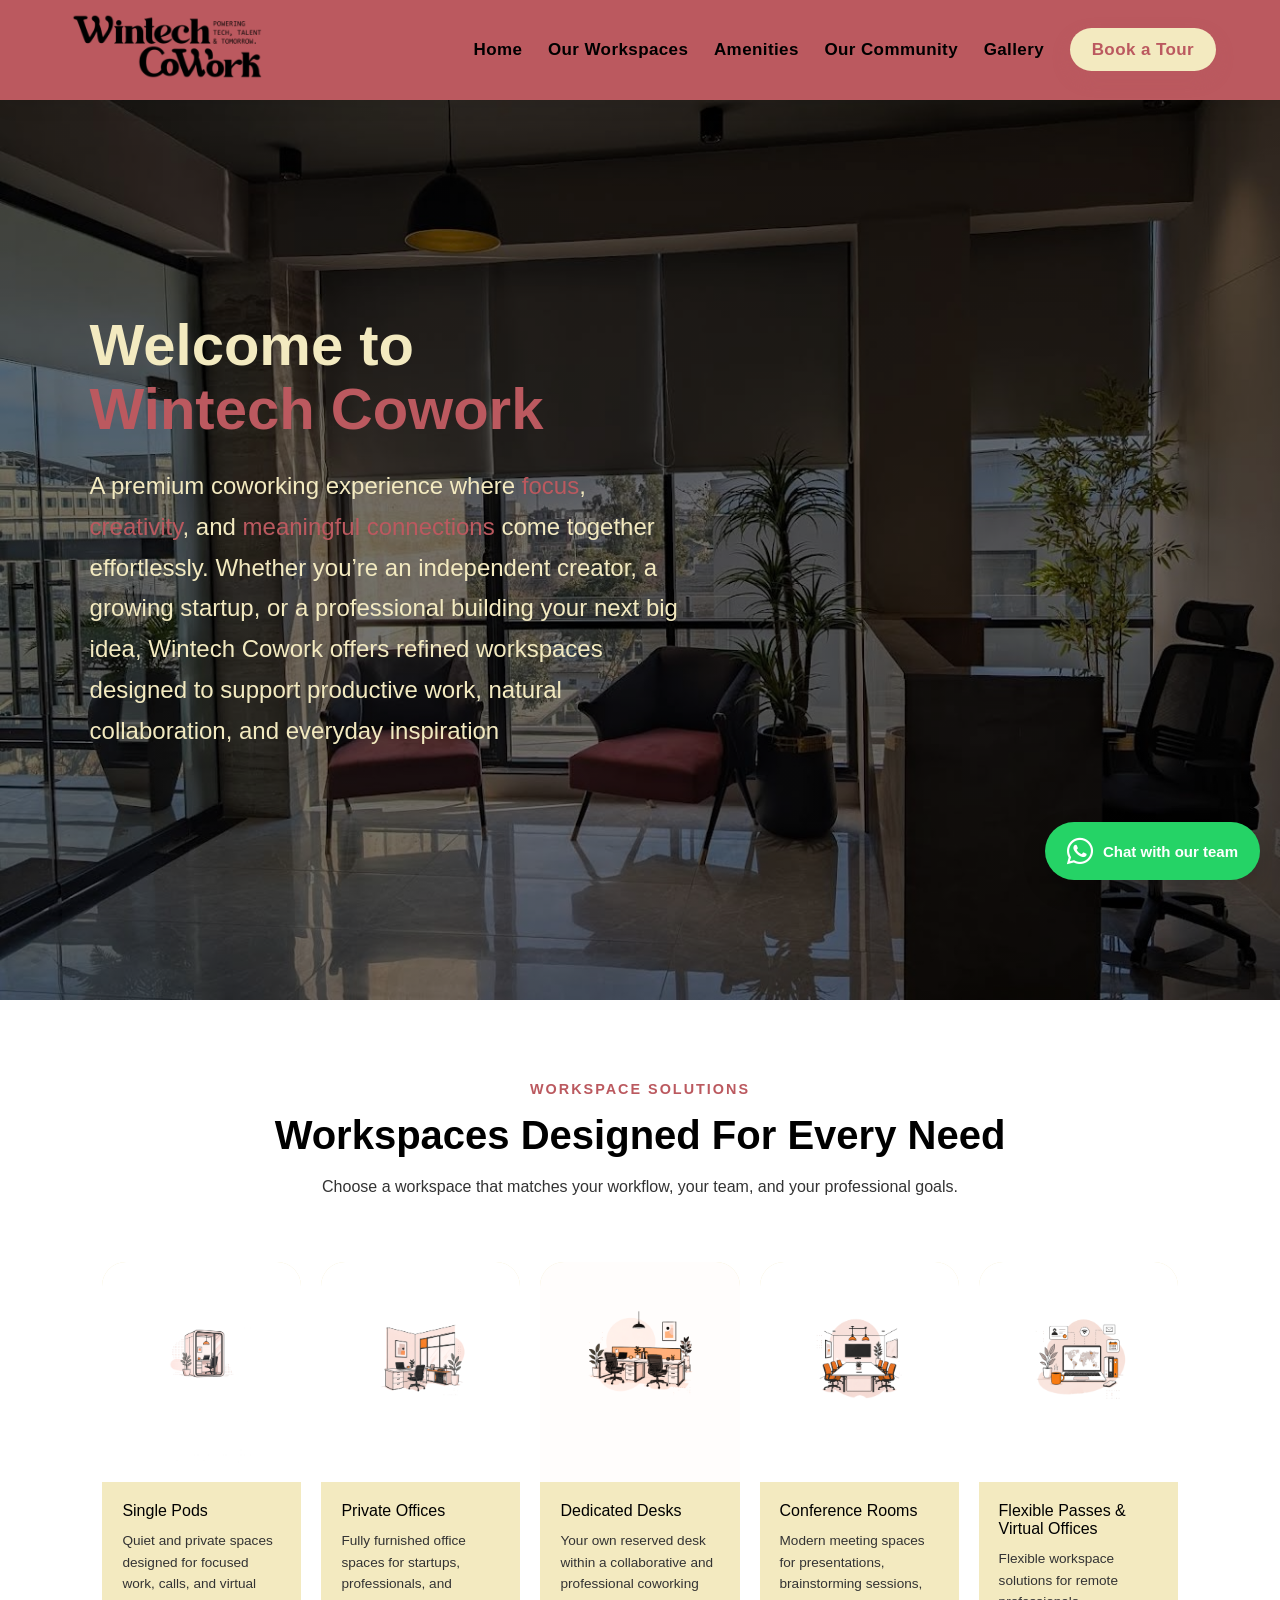
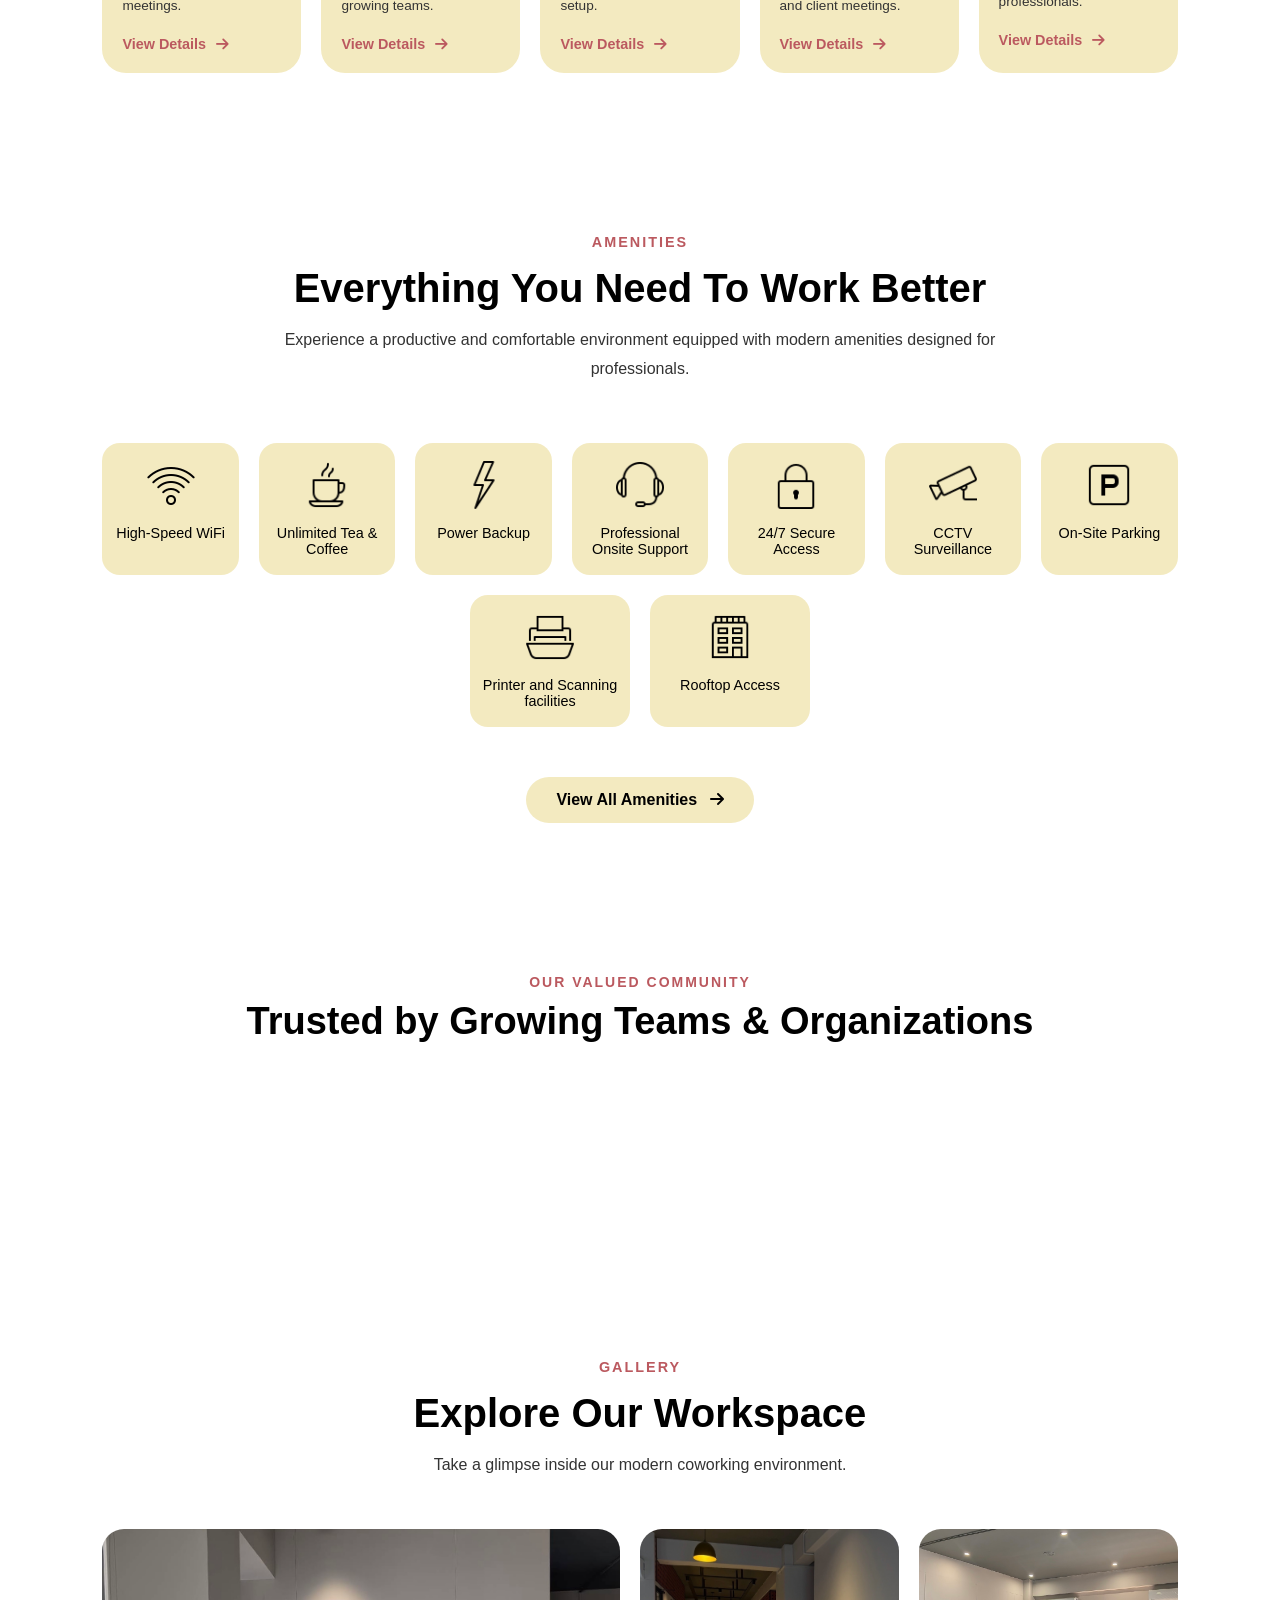
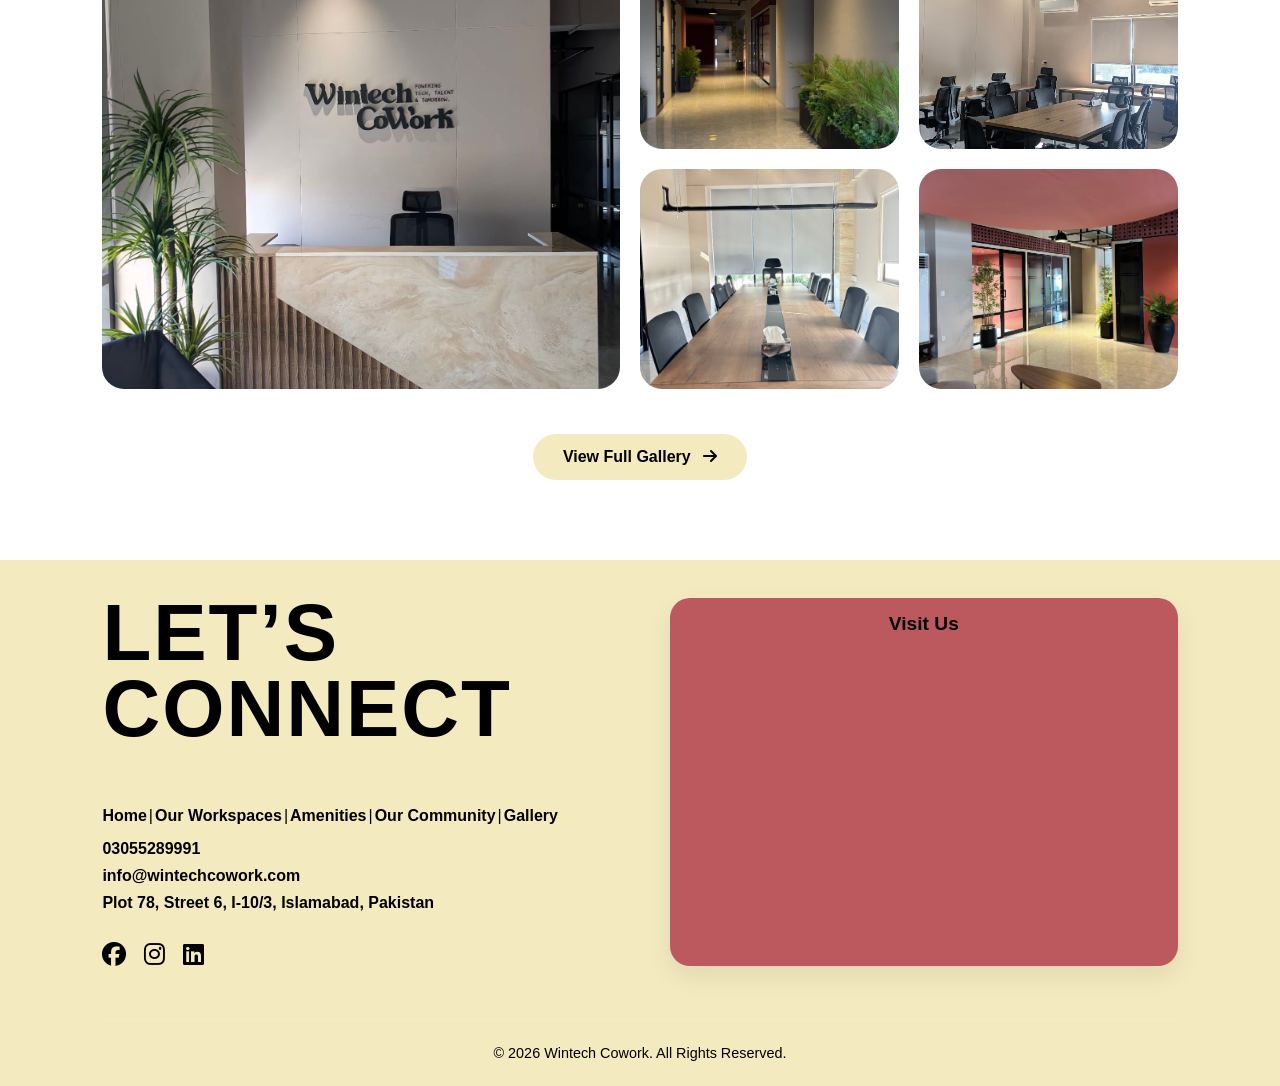
<file: index.html>
<!DOCTYPE html>
<html lang="en">
  <head>
    <meta charset="UTF-8" />
    <meta name="viewport" content="width=device-width, initial-scale=1.0" />
    <link rel="icon" type="image/png" sizes="32x32" href="images/favicon-32x32.png">
    <link rel="icon" type="image/png" sizes="16x16" href="images/favicon-16x16.png">
    <link rel="apple-touch-icon" sizes="180x180" href="images/apple-touch-icon.png">
    <link rel="stylesheet" href="https://cdnjs.cloudflare.com/ajax/libs/font-awesome/6.4.0/css/all.min.css">
    <link rel="stylesheet" href="css/index.css" />
  
    <title>Wintech Cowork Islamabad | Premium Coworking Space in Islamabad</title>
    <meta name="description" content="
      Wintech Cowork offers modern coworking spaces, private offices,
      meeting rooms, and flexible workspaces in Islamabad designed for
      startups, freelancers, and growing businesses.">
    <meta name="keywords" content="
      coworking space Islamabad,
      shared office Islamabad,
      private office Islamabad,
      best coworking space in Islamabad,
      office space for rent Islamabad,
      startup workspace Islamabad,
      modern coworking space Pakistan,
      flexible workspace Islamabad,
      meeting rooms Islamabad,
      business workspace Islamabad,
      Wintech Cowork ">
  </head>
  
  <body>  
    <header>
      <div class="logo">
        <a href="./">
        <img src="images/logo.png" alt="wintech cowork logo"> 
        </a>
      </div>

      <button class="nav-toggle" aria-label="Toggle Menu">☰</button>

      <nav class="nav-bar">        
        <ul class="nav-menu">
          <li><a href="./">Home</a></li>
          <li><a href="our-workspaces/">Our Workspaces</a></li>
          <li><a href="amenities/">Amenities</a></li>
          <li><a href="our-community/">Our Community</a></li>
          <li><a href="gallery/">Gallery</a></li>
          <li><a class="book-btn" href="book-a-tour/">Book a Tour</a></li> 
        </ul>
      </nav>
    </header>

    <a href="https://wa.me/923055289991" 
        class="whatsapp-float" 
        target="_blank">

        <i class="fab fa-whatsapp"></i>
        <span>Chat with our team</span>
      </a>

    <section class="hero">
      <div class="hero-content">
        <h1>
          Welcome to <br> <span>Wintech Cowork</span> 
        </h1>

        <p>
          A premium coworking experience where <span>focus</span>, <span>creativity</span>, and <span>meaningful connections</span> come together effortlessly. Whether you’re an independent creator, a growing startup, or a professional building your next big idea, Wintech Cowork offers refined workspaces designed to support productive work, natural collaboration, and everyday inspiration
        </p>

        <a class="book-btn-under-heading" href="book-a-tour/">Book a Tour</a>
      </div>
    </section>

    <section class="workspaces">
      <div class="workspaces-heading">
        <span>Workspace Solutions</span>
        <h2>Workspaces Designed For Every Need</h2>

        <p>
          Choose a workspace that matches your workflow, your team,
          and your professional goals.
        </p>
      </div>


      <div class="workspace-container">

        <!-- Card 1 -->
        <div class="workspace-card">

          <div class="workspace-image">
            <img src="images/singlepods.png" alt="Single Pods">
          </div>

          <div class="workspace-content">
            <h3>Single Pods</h3>

            <p>
              Quiet and private spaces designed for focused work,
              calls, and virtual meetings.
            </p>

            <a href="./our-workspaces/">
              View Details
              <i class="fa-solid fa-arrow-right"></i>
            </a>
          </div>

        </div>


        <!-- Card 2 -->
        <div class="workspace-card">

          <div class="workspace-image">
            <img src="images/privateoffices.png" alt="Private Offices">
          </div>

          <div class="workspace-content">
            <h3>Private Offices</h3>

            <p>
              Fully furnished office spaces for startups,
              professionals, and growing teams.
            </p>

            <a href="./our-workspaces/">
              View Details
              <i class="fa-solid fa-arrow-right"></i>
            </a>
          </div>

        </div>


        <!-- Card 3 -->
        <div class="workspace-card">

          <div class="workspace-image">
            <img src="images/dedicated-desks.png" alt="Dedicated Desks">
          </div>

          <div class="workspace-content">
            <h3>Dedicated Desks</h3>

            <p>
              Your own reserved desk within a collaborative
              and professional coworking setup.
            </p>

            <a href="./our-workspaces/">
              View Details
              <i class="fa-solid fa-arrow-right"></i>
            </a>
          </div>

        </div>


        <!-- Card 4 -->
        <div class="workspace-card">

          <div class="workspace-image">
            <img src="images/conferencerooms.png" alt="Conference Rooms">
          </div>

          <div class="workspace-content">
            <h3>Conference Rooms</h3>

            <p>
              Modern meeting spaces for presentations,
              brainstorming sessions, and client meetings.
            </p>

            <a href="./our-workspaces/">
              View Details
              <i class="fa-solid fa-arrow-right"></i>
            </a>
          </div>

        </div>


        <!-- Card 5 -->
        <div class="workspace-card">

          <div class="workspace-image">
            <img src="images/flexible.png" alt="Flexible Passes">
          </div>

          <div class="workspace-content">
            <h3>Flexible Passes & Virtual Offices</h3>

            <p>
              Flexible workspace solutions for remote professionals.
            </p>

            <a href="./our-workspaces/">
              View Details
              <i class="fa-solid fa-arrow-right"></i>
            </a>
          </div>
        </div>
      </div>
    </section>

    <section class="amenities">

      <div class="amenities-heading">
        <span>Amenities</span>
        <h2>Everything You Need To Work Better</h2>

        <p>
          Experience a productive and comfortable environment
          equipped with modern amenities designed for professionals.
        </p>
      </div>


      <div class="amenities-container">

        <div class="amenity-card">
          <img src="images/high-speed-wifi.png" alt="High-Speed WiFi">
          <h3>High-Speed WiFi</h3>
        </div>

        <div class="amenity-card">
          <img src="images/unlimited-tea-coffee.png" alt="Unlimited Tea & Coffee">
          <h3>Unlimited Tea & Coffee</h3>
        </div>

        <div class="amenity-card">
          <img src="images/power-backup.png" alt="Power Backup">
          <h3>Power Backup</h3>
        </div>

        <div class="amenity-card">
          <img src="images/professional-onsite-support.png" alt="Professional Online Support">
          <h3>Professional Onsite Support</h3>
        </div>

        <div class="amenity-card">
          <img src="images/24-secure access.png" alt="24/7 Secure Access">
          <h3>24/7 Secure Access</h3>
        </div>

        <div class="amenity-card">
          <img src="images/cctv-surveillance.png" alt="CCTV Surveillance">
          <h3>CCTV Surveillance</h3>
        </div>

        <div class="amenity-card">
          <img src="images/onsite-parking.png" alt="On-Site Parking">
          <h3>On-Site Parking</h3>
        </div>

        <div class="amenity-card">
          <img src="images/printer and scanning facilities.png" alt="Printing and Scanning Facilities">
          <h3>Printer and Scanning facilities</h3>
        </div>

        <div class="amenity-card">
          <img src="images/rooftop-access.png" alt="Rooftop Access">
          <h3>Rooftop Access</h3>
        </div>

      </div>


      <div class="amenities-btn">
        <a href="./amenities/">
          View All Amenities
          <i class="fa-solid fa-arrow-right"></i>
        </a>
      </div>
    </section>

    <section class="community-section">

      <div class="section-heading">
        <span>OUR VALUED COMMUNITY</span>
        <h2>Trusted by Growing Teams & Organizations</h2>
      </div>

      <div class="community-slider">

        <div class="logo-slide">
          <img src="images/blockmind-ark-logo.png" alt="BlockMind Ark">
          <p>BlockMind Ark</p>
        </div>

        <div class="logo-slide">
          <img src="images/super-app-logo.png" alt="Super App">
          <p>SuperApp Pakistan</p>
        </div>

        <div class="logo-slide">
          <img src="images/engineering-tech-logo.png" alt="Engineering Tech">
          <p>Engineering Tech Pvt Ltd</p>
        </div>

        <div class="logo-slide">
          <img src="images/bytewise-logo.png" alt="ByteWise">
          <p>ByteWise SMC Pvt Ltd</p>
        </div>

      </div>
    </section>

    <section class="gallery-preview">
      <div class="gallery-heading">
        <span>Gallery</span>
        <h2>Explore Our Workspace</h2>
        <p>Take a glimpse inside our modern coworking environment.</p>
      </div>

      <div class="gallery-grid">
        <div class="gallery-item large">
          <img src="images/gallery-1.png" alt="Workspace Gallery">
        </div>

        <div class="gallery-item">
          <img src="images/gallery-3.png" alt="Workspace Gallery">
        </div>

        <div class="gallery-item">
          <img src="images/gallery-10.png" alt="Workspace Gallery">
        </div>

        <div class="gallery-item">
          <img src="images/gallery-5.png" alt="Workspace Gallery">
        </div>

        <div class="gallery-item">
          <img src="images/gallery-4.png" alt="Workspace Gallery">
        </div>

      </div>

      <div class="gallery-btn">
        <a href="./gallery/">
          View Full Gallery
          <i class="fa-solid fa-arrow-right"></i>
        </a>
      </div>
    </section>
    
        <footer class="footer">
          <div class="footer-main">

          <div class="footer-left">
            <h2>LET’S<br>CONNECT</h2>

            <div class="footer-middle">
            <a href="./">Home</a>
            <span>|</span>

            <a href="./our-workspaces/">Our Workspaces</a>
            <span>|</span>

            <a href="./amenities/">Amenities</a>
            <span>|</span>

            <a href="./our-community/">Our Community</a>
            <span>|</span>
            
            <a href="./gallery/">Gallery</a>

          </div>

            <div class="footer-contact">
              <p>03055289991</p>
              <p>info@wintechcowork.com</p>
              <p>Plot 78, Street 6, I-10/3, Islamabad, Pakistan </p>
            </div>

            <div class="footer-socials">
              <a href="https://www.facebook.com/people/Wintech-CoworkIslamabad/61561377583073/?mibextid=wwXIfr&rdid=SF6mTCNoTfGaLqDb&share_url=http s%3A%2F%2Fwww.facebook.com%2Fshare%2F1CpL3xUAog%2F%3Fmibextid%3DwwXIfr " target="_blank">
                <i class="fa-brands fa-facebook"></i>
              </a>

              <a href="https://www.instagram.com/wintechcowork?igsh=MXc1MG8ybTN0Z2tnMg%3D%3D " target="_blank">
                <i class="fa-brands fa-instagram"></i>
              </a>

              <a href="https://www.linkedin.com/in/wintech-cowork-4332b03b6 " target="_blank">
                <i class="fa-brands fa-linkedin"></i>
              </a>
            </div>
          </div>

          <div class="footer-map">
            <h3>Visit Us</h3>
            <iframe src="https://www.google.com/maps/embed?pb=!1m18!1m12!1m3!1d3321.134945663668!2d73.03138747541458!3d33.653665138671656!2m3!1f0!2f0!3f0!3m2!1i1024!2i768!4f13.1!3m3!1m2!1s0x38df95684b5610c7%3A0xcce3cf11a2ca7c8c!2sWintech%20Cowork!5e0!3m2!1sen!2s!4v1781090953879!5m2!1sen!2s" width="600" height="450" style="border:0;" allowfullscreen="" loading="lazy" referrerpolicy="no-referrer-when-downgrade"></iframe>
          </div>

        </div>
        
        <div class="footer-bottom">
          <p>© 2026 Wintech Cowork. All Rights Reserved.</p>
        </div>
      </footer>

      <script>
      const navToggle = document.querySelector('.nav-toggle');
        const navBar = document.querySelector('.nav-bar');

        navToggle.addEventListener('click', () => {
          navBar.classList.toggle('active');
        });
    </script>
  </body>
</file>
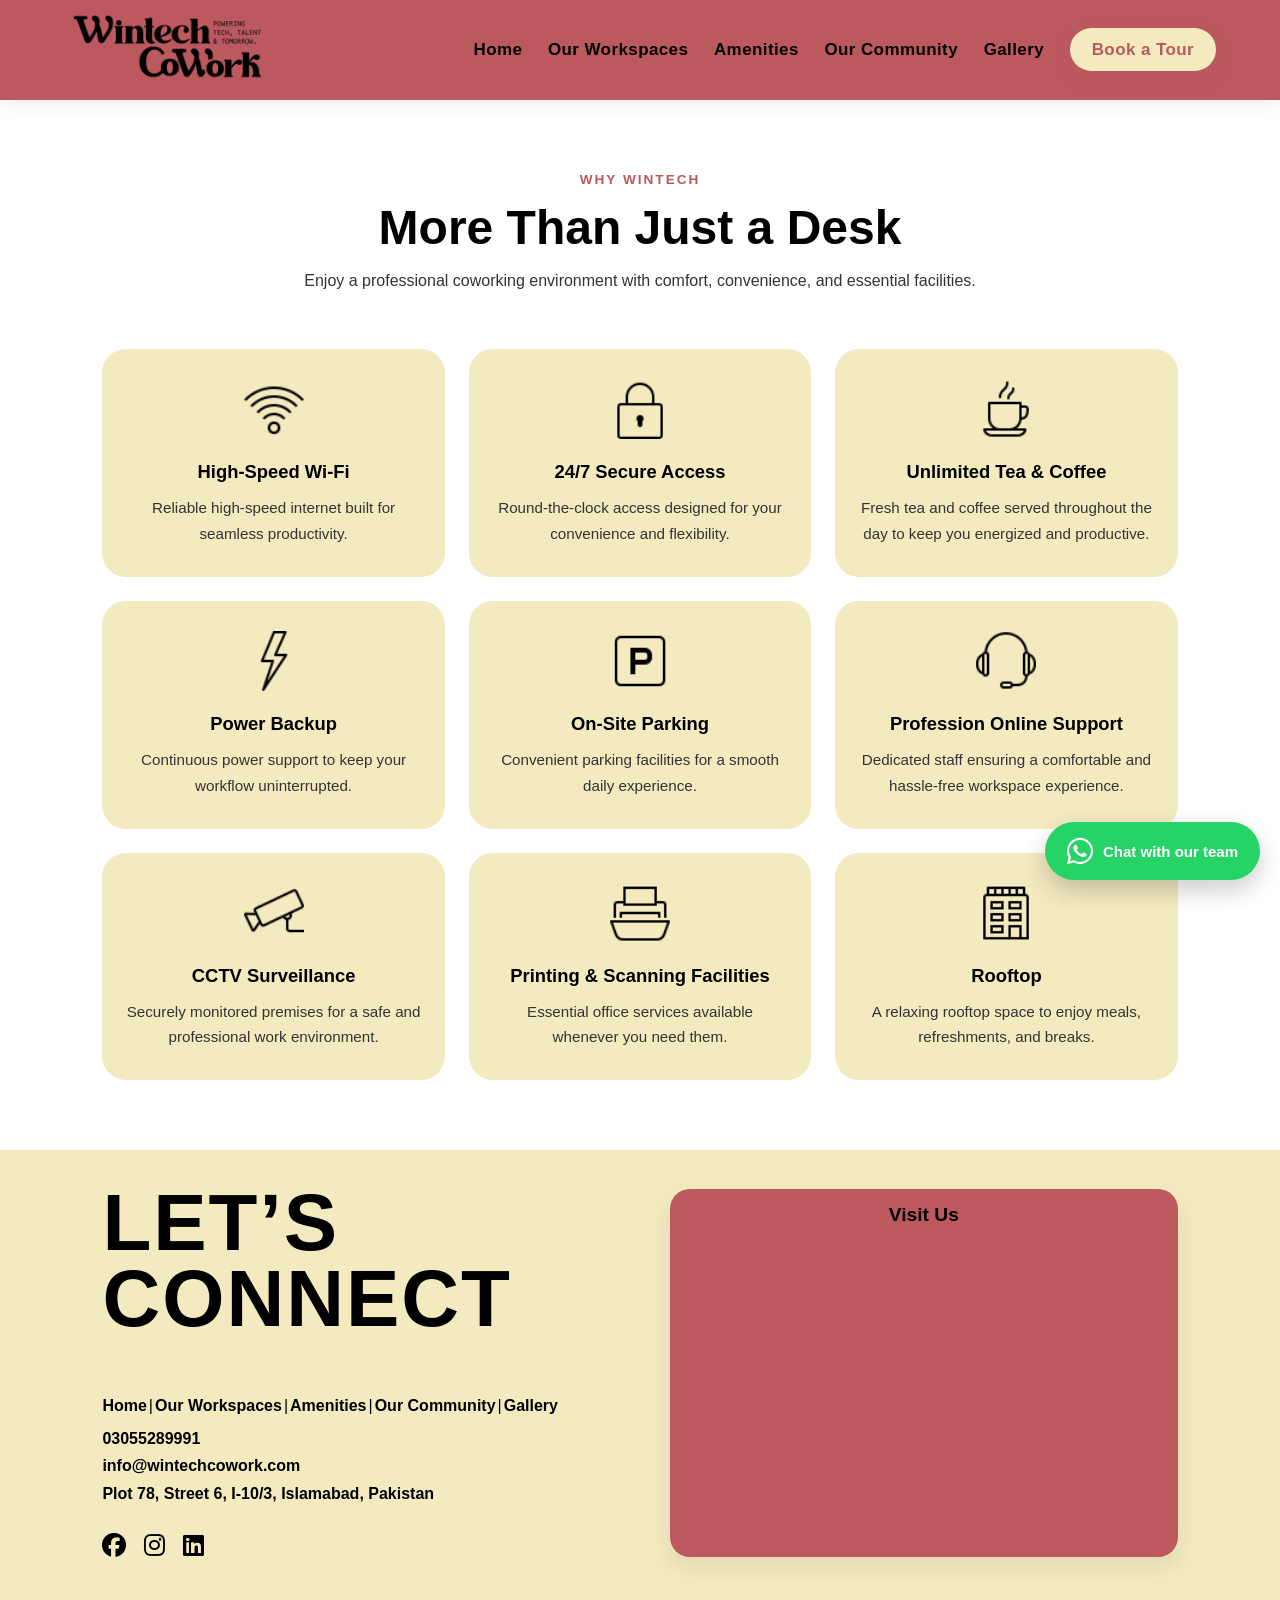
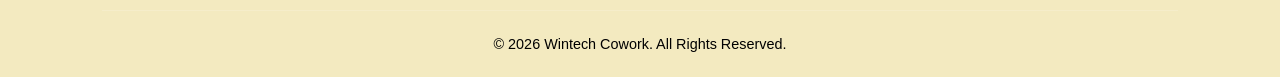
<file: amenities/index.html>
<!DOCTYPE html>
<html lang="en">
  <head>
    <meta charset="UTF-8" />
    <meta name="viewport" content="width=device-width, initial-scale=1.0" />
    <link rel="icon" type="image/png" sizes="32x32" href="../images/favicon-32x32.png">
    <link rel="icon" type="image/png" sizes="16x16" href="../images/favicon-16x16.png">
    <link rel="apple-touch-icon" sizes="180x180" href="../images/apple-touch-icon.png">
    <link rel="stylesheet" href="https://cdnjs.cloudflare.com/ajax/libs/font-awesome/6.4.0/css/all.min.css">
    <link rel="stylesheet" href="../css/amenities.css" />
  
    <title>Amenities | High-Speed Internet, Meeting Rooms & More | Wintech Cowork</title>
    <meta name="description" content="
      Wintech Cowork offers modern coworking spaces, private offices,
      meeting rooms, and flexible workspaces in Islamabad designed for
      startups, freelancers, and growing businesses.">
    <meta name="keywords" content="
      coworking space Islamabad,
      shared office Islamabad,
      private office Islamabad,
      best coworking space in Islamabad,
      office space for rent Islamabad,
      startup workspace Islamabad,
      modern coworking space Pakistan,
      flexible workspace Islamabad,
      meeting rooms Islamabad,
      business workspace Islamabad,
      Wintech Cowork ">
  </head>

  <body>
    <header>
      <div class="logo">
        <a href="../">
        <img src="../images/logo.png" alt="wintech cowork logo"> 
        </a>
      </div>

      <button class="nav-toggle" aria-label="Toggle Menu">☰</button>

      <nav class="nav-bar">        
        <ul class="nav-menu">
          <li><a href="../">Home</a></li>
          <li><a href="../our-workspaces/">Our Workspaces</a></li>
          <li><a href="../amenities/">Amenities</a></li>
          <li><a href="../our-community/">Our Community</a></li>
          <li><a href="../gallery/">Gallery</a></li>
          <li><a class="book-btn" href="../book-a-tour/">Book a Tour</a></li> 
        </ul>
      </nav>
    </header>

    <a href="https://wa.me/923055289991" 
        class="whatsapp-float" 
        target="_blank">

        <i class="fab fa-whatsapp"></i>
        <span>Chat with our team</span>
      </a>

    <section class="amenities-section">

      <div class="amenities-heading">
        <span>WHY WINTECH</span>
        <h2>More Than Just a Desk</h2>

        <p>
          Enjoy a professional coworking environment with comfort,
          convenience, and essential facilities.
        </p>
      </div>

      <div class="amenities-grid">

        <!-- 1 -->
        <div class="amenity-box">
          <img src="../images/high-speed-wifi.png" alt="High-Speed WiFi">

          <h3>High-Speed Wi-Fi</h3>

          <p>
             Reliable high-speed internet built for seamless productivity. 
          </p>
        </div>

        <!-- 2 -->
        <div class="amenity-box">
          <img src="../images/24-secure access.png" alt="24/7 Secure Access">

          <h3>24/7 Secure Access</h3>

          <p>
            Round-the-clock access designed for your convenience and flexibility. 
          </p>
        </div>

        <!-- 3 -->
        <div class="amenity-box">
          <img src="../images/unlimited-tea-coffee.png" alt="Unlimited Tea and Coffee">

          <h3>Unlimited Tea & Coffee</h3>

          <p>
            Fresh tea and coffee served throughout the day to keep you energized and productive. 
          </p>
        </div>

        <!-- 4 -->
        <div class="amenity-box">
          <img src="../images/power-backup.png" alt="Power Backup">

          <h3>Power Backup</h3>

          <p>
            Continuous power support to keep your workflow uninterrupted. 
          </p>
        </div>

        <!-- 5 -->
        <div class="amenity-box">
          <img src="../images/onsite-parking.png" alt="On-Site Parking">

          <h3>On-Site Parking</h3>

          <p>
            Convenient parking facilities for a smooth daily experience. 
          </p>
        </div>

        <!-- 6 -->
        <div class="amenity-box">
          <img src="../images/professional-onsite-support.png" alt="Professional Online Support">

          <h3>Profession Online Support</h3>

          <p>
            Dedicated staff ensuring a comfortable and hassle-free workspace experience. 
          </p>
        </div>

        <!-- 7 -->
        <div class="amenity-box">
          <img src="../images/cctv-surveillance.png" alt="CCTV Surveillance">

          <h3>CCTV Surveillance</h3>

          <p>
            Securely monitored premises for a safe and professional work environment. 
          </p>
        </div>

        <!-- 8 -->
        <div class="amenity-box">
          <img src="../images/printer and scanning facilities.png" alt="Printing and Scanning Facilities">

          <h3>Printing & Scanning Facilities</h3>

          <p>
            Essential office services available whenever you need them.
          </p>
        </div>

        <!-- 9 -->
        <div class="amenity-box">
          <img src="../images/rooftop-access.png" alt="Rooftop Access">

          <h3>Rooftop</h3>

          <p>
          A relaxing rooftop space to enjoy meals, refreshments, and breaks. 
          </p>
        </div>
      </div>
    </section>

      <footer class="footer">
        <div class="footer-main">

        <div class="footer-left">
          <h2>LET’S<br>CONNECT</h2>

          <div class="footer-middle">
          <a href="../">Home</a>
          <span>|</span>

          <a href="../our-workspaces/">Our Workspaces</a>
          <span>|</span>

          <a href="../amenities/">Amenities</a>
          <span>|</span>

          <a href="../our-community/">Our Community</a>
          <span>|</span>
          
          <a href="../gallery/">Gallery</a>

        </div>

          <div class="footer-contact">
            <p>03055289991</p>
            <p>info@wintechcowork.com</p>
            <p>Plot 78, Street 6, I-10/3, Islamabad, Pakistan </p>
          </div>

          <div class="footer-socials">
            <a href="https://www.facebook.com/people/Wintech-CoworkIslamabad/61561377583073/?mibextid=wwXIfr&rdid=SF6mTCNoTfGaLqDb&share_url=http s%3A%2F%2Fwww.facebook.com%2Fshare%2F1CpL3xUAog%2F%3Fmibextid%3DwwXIfr " target="_blank">
              <i class="fa-brands fa-facebook"></i>
            </a>

            <a href="https://www.instagram.com/wintechcowork?igsh=MXc1MG8ybTN0Z2tnMg%3D%3D " target="_blank">
              <i class="fa-brands fa-instagram"></i>
            </a>

            <a href="https://www.linkedin.com/in/wintech-cowork-4332b03b6 " target="_blank">
              <i class="fa-brands fa-linkedin"></i>
            </a>
          </div>
        </div>

        <div class="footer-map">
            <h3>Visit Us</h3>
            <iframe src="https://www.google.com/maps/embed?pb=!1m18!1m12!1m3!1d3321.134945663668!2d73.03138747541458!3d33.653665138671656!2m3!1f0!2f0!3f0!3m2!1i1024!2i768!4f13.1!3m3!1m2!1s0x38df95684b5610c7%3A0xcce3cf11a2ca7c8c!2sWintech%20Cowork!5e0!3m2!1sen!2s!4v1781090953879!5m2!1sen!2s" width="600" height="450" style="border:0;" allowfullscreen="" loading="lazy" referrerpolicy="no-referrer-when-downgrade"></iframe>
        </div>

      </div>

      <div class="footer-bottom">
        <p>© 2026 Wintech Cowork. All Rights Reserved.</p>
      </div>
    </footer> 

    <script>
      const navToggle = document.querySelector('.nav-toggle');
        const navBar = document.querySelector('.nav-bar');

        navToggle.addEventListener('click', () => {
          navBar.classList.toggle('active');
        });
    </script>
  </body>
</file>
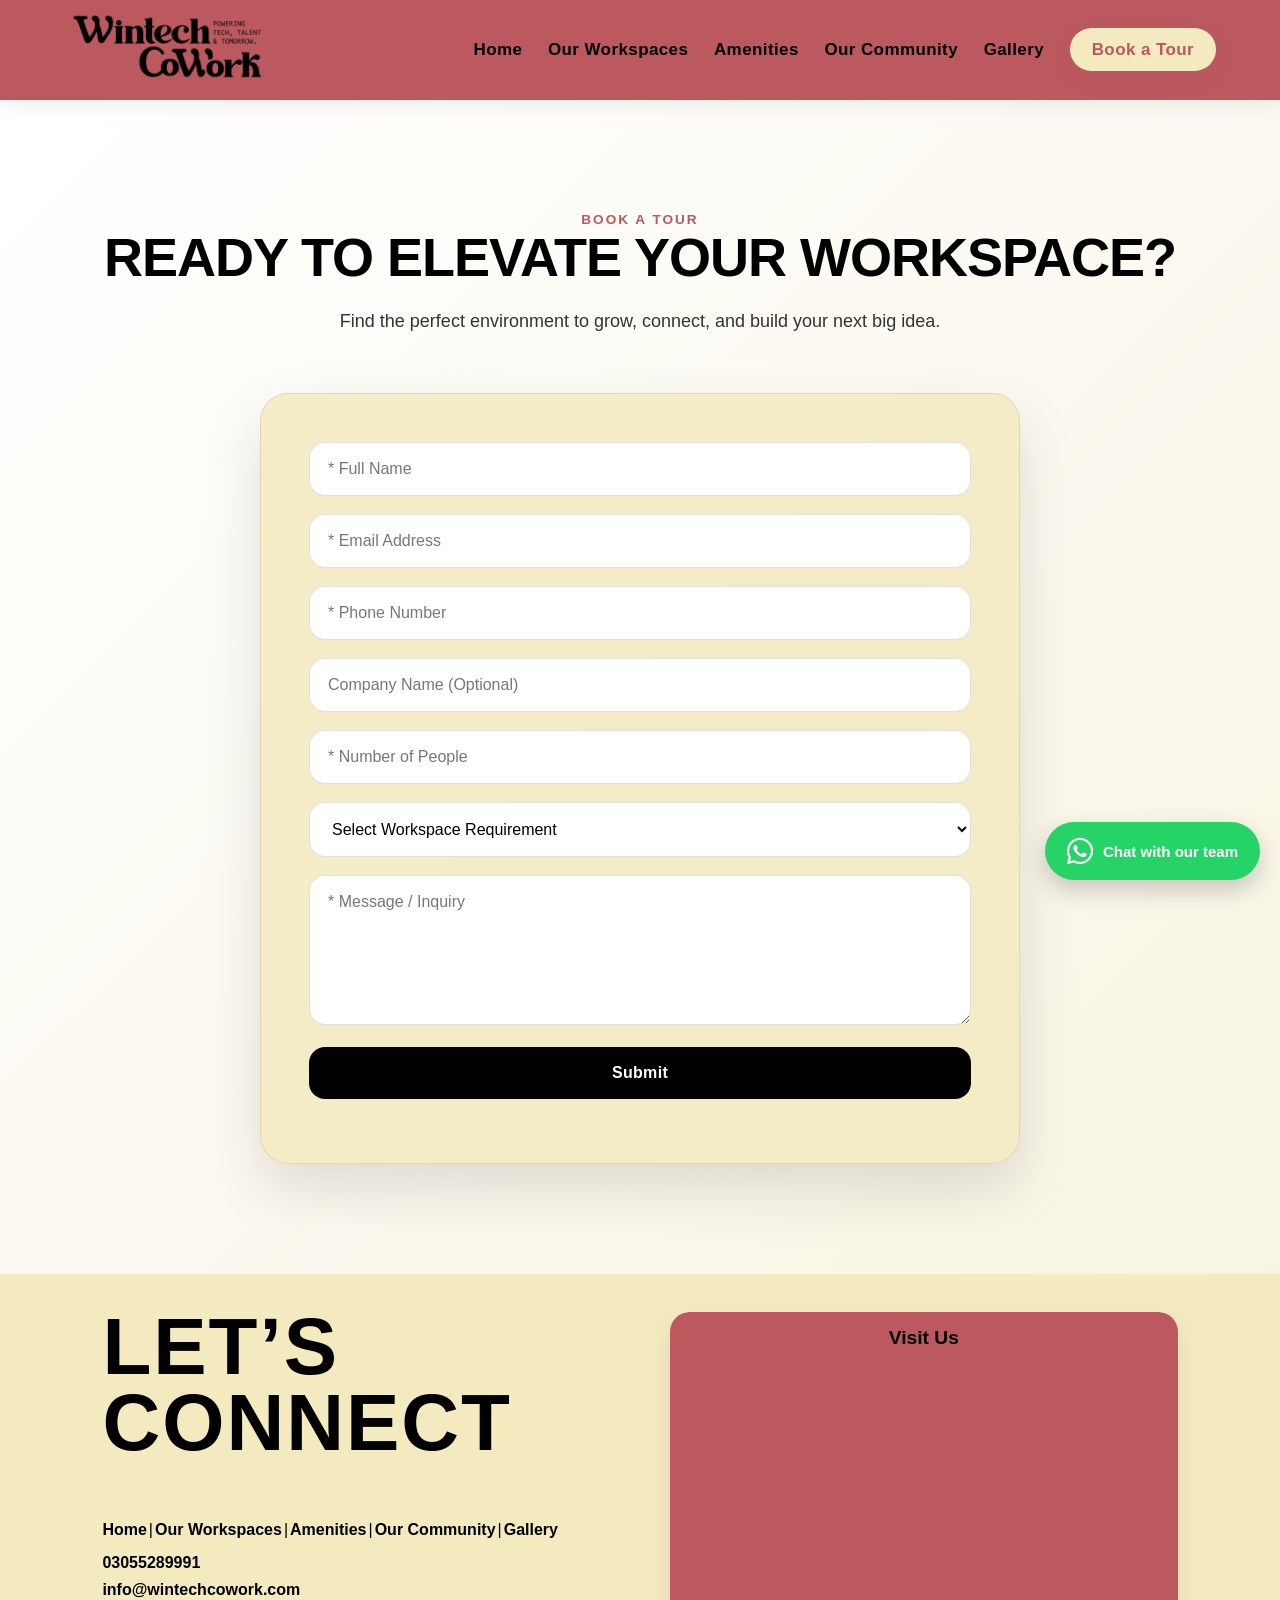
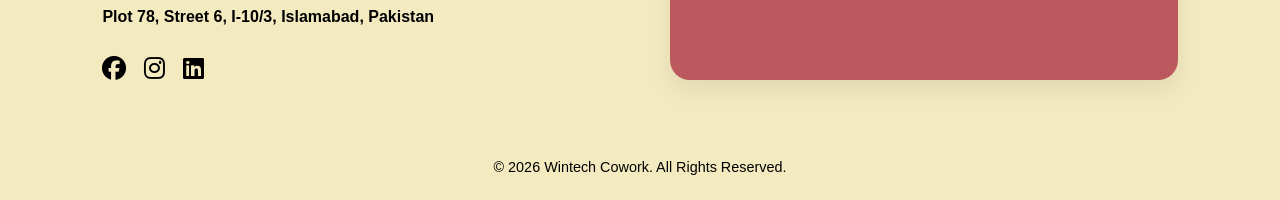
<file: book-a-tour/index.html>
<!DOCTYPE html>
<html lang="en">
  <head>
    <meta charset="UTF-8" />
    <meta name="viewport" content="width=device-width, initial-scale=1.0" />
    <link rel="icon" type="image/png" sizes="32x32" href="../images/favicon-32x32.png">
    <link rel="icon" type="image/png" sizes="16x16" href="../images/favicon-16x16.png">
    <link rel="apple-touch-icon" sizes="180x180" href="../images/apple-touch-icon.png">
    <link rel="stylesheet" href="https://cdnjs.cloudflare.com/ajax/libs/font-awesome/6.4.0/css/all.min.css">
    <link rel="stylesheet" href="../css/book-a-tour.css" />
  
    <title>Book a Tour | Coworking Space in Islamabad | Wintech Cowork</title>
    <meta name="description" content="
      Wintech Cowork offers modern coworking spaces, private offices,
      meeting rooms, and flexible workspaces in Islamabad designed for
      startups, freelancers, and growing businesses.">
    <meta name="keywords" content="
      coworking space Islamabad,
      shared office Islamabad,
      private office Islamabad,
      best coworking space in Islamabad,
      office space for rent Islamabad,
      startup workspace Islamabad,
      modern coworking space Pakistan,
      flexible workspace Islamabad,
      meeting rooms Islamabad,
      business workspace Islamabad,
      Wintech Cowork ">
  </head>
  <body>
    <header>
      <div class="logo">
        <a href="../">
        <img src="../images/logo.png" alt="wintech cowork logo"> 
        </a>
      </div>

      <button class="nav-toggle" aria-label="Toggle Menu">☰</button>

      <nav class="nav-bar">        
        <ul class="nav-menu">
          <li><a href="../">Home</a></li>
          <li><a href="../our-workspaces/">Our Workspaces</a></li>
          <li><a href="../amenities/">Amenities</a></li>
          <li><a href="../our-community/">Our Community</a></li>
          <li><a href="../gallery/">Gallery</a></li>
          <li><a class="book-btn" href="../book-a-tour/">Book a Tour</a></li> 
        </ul>
      </nav>
    </header>

    <a href="https://wa.me/923055289991" 
        class="whatsapp-float" 
        target="_blank">

        <i class="fab fa-whatsapp"></i>
        <span>Chat with our team</span>
      </a>

        <section class="contact-section">
          <div class="contact-heading">
            <span>BOOK A TOUR</span>
            <h1>READY TO ELEVATE YOUR WORKSPACE?</h1>
            <p>Find the perfect environment to grow, connect, and build your next big idea.</p>
          </div>

          <form id="contactForm" class="contact-form">
            <input type="hidden" name="access_key" value="0c5e6154-e31e-482a-bd66-9cf880c44287">

            <input type="text" name="name" placeholder="* Full Name" required>
            <input type="email" name="email" placeholder="* Email Address" required>
            <input type="tel" name="phone" placeholder="* Phone Number" required>
            <input type="text" name="company" placeholder="Company Name (Optional)">
            <input type="number" name="number_of_people" placeholder="* Number of People" min="1" required>

            <select name="workspace_requirement" required>
              <option value="">Select Workspace Requirement</option>
              <option value="Dedicated Desk">Dedicated Desks</option>
              <option value="Private Office">Private Offices</option>
              <option value="Conference Room">Conference Rooms</option>
              <option value="Flexible Pass">Flexible Passes</option>
              <option value="Virtual Office">Virtual Offices</option>
            </select>

            <textarea name="message" placeholder="* Message / Inquiry" required></textarea>

            <button type="submit">Submit</button>

            <p id="formMessage"></p>
          </form>
      </section>
        
      <footer class="footer">
        <div class="footer-main">

        <div class="footer-left">
          <h2>LET’S<br>CONNECT</h2>

          <div class="footer-middle">
          <a href="../">Home</a>
          <span>|</span>

          <a href="../our-workspaces/">Our Workspaces</a>
          <span>|</span>

          <a href="../amenities/">Amenities</a>
          <span>|</span>

          <a href="../our-community/">Our Community</a>
          <span>|</span>
          
          <a href="../gallery/">Gallery</a>

        </div>

          <div class="footer-contact">
            <p>03055289991</p>
            <p>info@wintechcowork.com</p>
            <p>Plot 78, Street 6, I-10/3, Islamabad, Pakistan </p>
          </div>

          <div class="footer-socials">
            <a href="https://www.facebook.com/people/Wintech-CoworkIslamabad/61561377583073/?mibextid=wwXIfr&rdid=SF6mTCNoTfGaLqDb&share_url=http s%3A%2F%2Fwww.facebook.com%2Fshare%2F1CpL3xUAog%2F%3Fmibextid%3DwwXIfr " target="_blank">
              <i class="fa-brands fa-facebook"></i>
            </a>

            <a href="https://www.instagram.com/wintechcowork?igsh=MXc1MG8ybTN0Z2tnMg%3D%3D " target="_blank">
              <i class="fa-brands fa-instagram"></i>
            </a>

            <a href="https://www.linkedin.com/in/wintech-cowork-4332b03b6 " target="_blank">
              <i class="fa-brands fa-linkedin"></i>
            </a>
          </div>
        </div>

        <div class="footer-map">
          <h3>Visit Us</h3>
          <iframe src="https://www.google.com/maps/embed?pb=!1m18!1m12!1m3!1d3321.134945663668!2d73.03138747541458!3d33.653665138671656!2m3!1f0!2f0!3f0!3m2!1i1024!2i768!4f13.1!3m3!1m2!1s0x38df95684b5610c7%3A0xcce3cf11a2ca7c8c!2sWintech%20Cowork!5e0!3m2!1sen!2s!4v1781090953879!5m2!1sen!2s" width="600" height="450" style="border:0;" allowfullscreen="" loading="lazy" referrerpolicy="no-referrer-when-downgrade"></iframe>
        </div>

      </div>

      <div class="footer-bottom">
        <p>© 2026 Wintech Cowork. All Rights Reserved.</p>
      </div>
    </footer> 

    <script>
      const navToggle = document.querySelector('.nav-toggle');
        const navBar = document.querySelector('.nav-bar');

        navToggle.addEventListener('click', () => {
          navBar.classList.toggle('active');
        });

        const form = document.getElementById("contactForm");
        const formMessage = document.getElementById("formMessage");

        form.addEventListener("submit", async function (e) {
          e.preventDefault();

          formMessage.textContent = "Sending...";

          const formData = new FormData(form);

          try {
            const response = await fetch("https://api.web3forms.com/submit", {
              method: "POST",
              body: formData
            });

            const result = await response.json();

            if (result.success) {
              formMessage.textContent = "Message sent successfully!";
              formMessage.style.color = "green";
              form.reset();
            } else {
              formMessage.textContent = result.message || "Something went wrong.";
              formMessage.style.color = "red";
            }

            } catch (error) {
              formMessage.textContent = "Error sending message.";
              formMessage.style.color = "red";
            }
          });
    </script>
  </body>
</file>
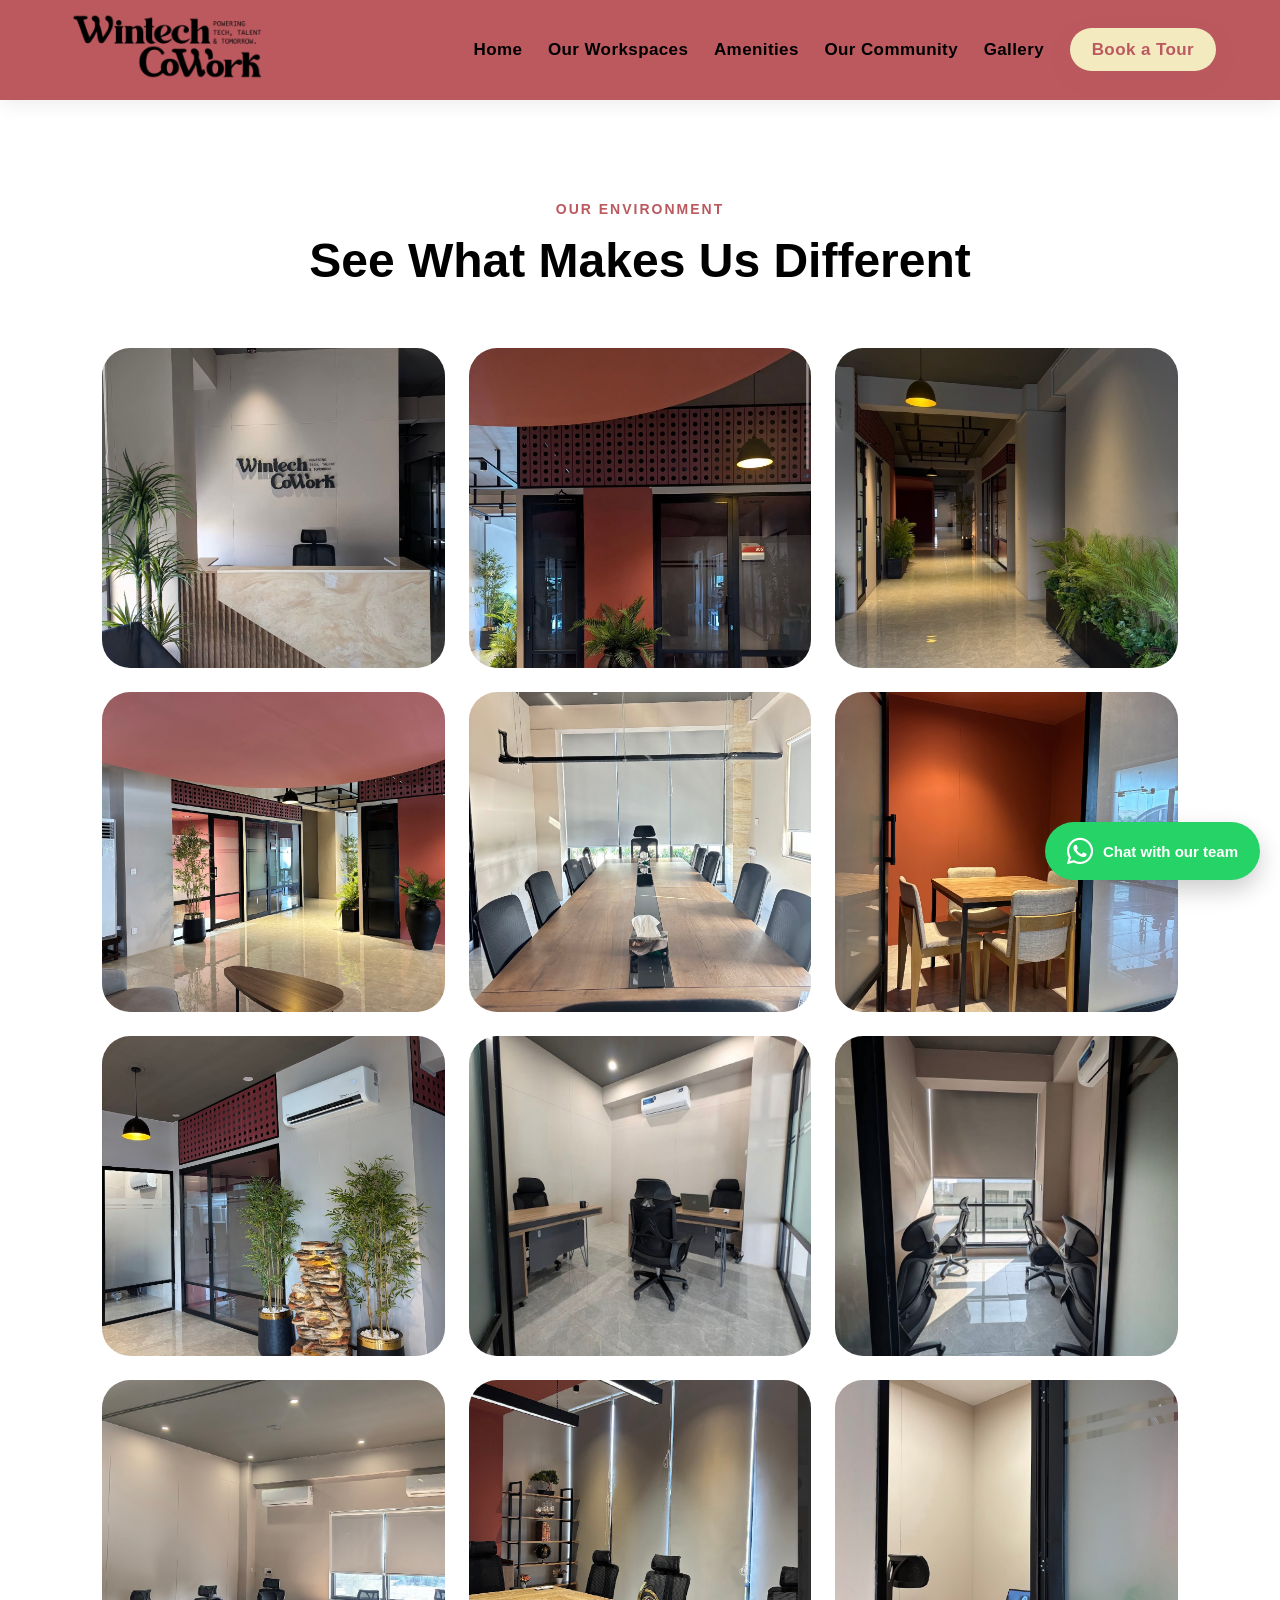
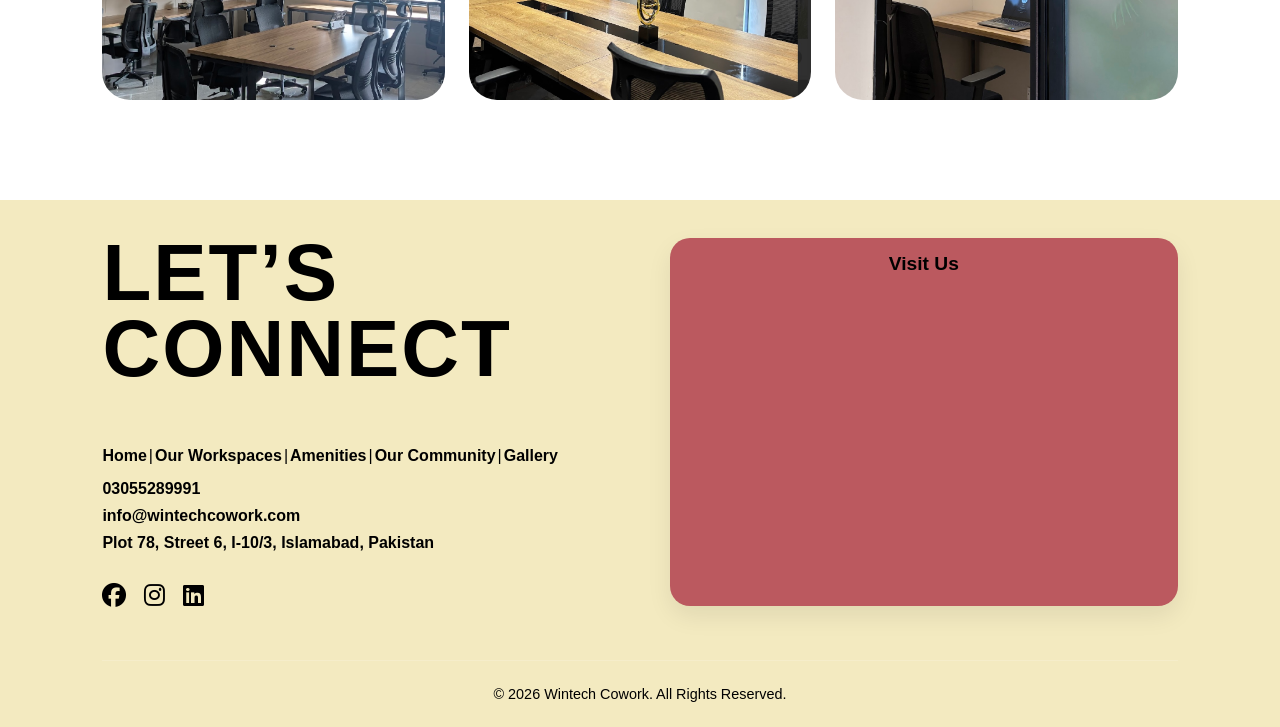
<file: gallery/index.html>
<!DOCTYPE html>
<html lang="en">
  <head>
    <meta charset="UTF-8" />
    <meta name="viewport" content="width=device-width, initial-scale=1.0" />
    <link rel="icon" type="image/png" sizes="32x32" href="../images/favicon-32x32.png">
    <link rel="icon" type="image/png" sizes="16x16" href="../images/favicon-16x16.png">
    <link rel="apple-touch-icon" sizes="180x180" href="../images/apple-touch-icon.png">
    <link rel="stylesheet" href="https://cdnjs.cloudflare.com/ajax/libs/font-awesome/6.4.0/css/all.min.css">
    <link rel="stylesheet" href="../css/gallery.css" />
  
    <title>Gallery | Explore Wintech Cowork Islamabad</title>
    <meta name="description" content="
      Wintech Cowork offers modern coworking spaces, private offices,
      meeting rooms, and flexible workspaces in Islamabad designed for
      startups, freelancers, and growing businesses.">
    <meta name="keywords" content="
      coworking space Islamabad,
      shared office Islamabad,
      private office Islamabad,
      best coworking space in Islamabad,
      office space for rent Islamabad,
      startup workspace Islamabad,
      modern coworking space Pakistan,
      flexible workspace Islamabad,
      meeting rooms Islamabad,
      business workspace Islamabad,
      Wintech Cowork ">
  </head>

  <body>
    <header>
      <div class="logo">
        <a href="../">
        <img src="../images/logo.png" alt="wintech cowork logo"> 
        </a>
      </div>

      <button class="nav-toggle" aria-label="Toggle Menu">☰</button>

      <nav class="nav-bar">        
        <ul class="nav-menu">
          <li><a href="../">Home</a></li>
          <li><a href="../our-workspaces/">Our Workspaces</a></li>
          <li><a href="../amenities/">Amenities</a></li>
          <li><a href="../our-community/">Our Community</a></li>
          <li><a href="../gallery/">Gallery</a></li>
          <li><a class="book-btn" href="../book-a-tour/">Book a Tour</a></li> 
        </ul>
      </nav>
    </header>

      <a href="https://wa.me/923055289991" 
          class="whatsapp-float" 
          target="_blank">

          <i class="fab fa-whatsapp"></i>
          <span>Chat with our team</span>
        </a>

    <section class="gallery-section">

      <div class="gallery-heading">
        <span>OUR ENVIRONMENT</span>
        <h2>See What Makes Us Different</h2>
      </div>

      <div class="gallery-grid">

        <div class="gallery-item">
          <img src="../images/gallery-1.png" alt="Wintech Cowork">
        </div>

        <div class="gallery-item">
          <img src="../images/gallery-2.png" alt="Wintech Cowork">
        </div>

        <div class="gallery-item">
          <img src="../images/gallery-3.png" alt="Wintech Cowork">
        </div>

        <div class="gallery-item">
          <img src="../images/gallery-4.png" alt="Wintech Cowork">
        </div>

        <div class="gallery-item">
          <img src="../images/gallery-5.png" alt="Wintech Cowork">
        </div>

        <div class="gallery-item">
          <img src="../images/gallery-6.png" alt="Wintech Cowork">
        </div>

        <div class="gallery-item">
          <img src="../images/gallery-7.png" alt="Wintech Cowork">
        </div>

        <div class="gallery-item">
          <img src="../images/gallery-8.png" alt="Wintech Cowork">
        </div>

        <div class="gallery-item">
          <img src="../images/gallery-9.png" alt="Wintech Cowork">
        </div>

        <div class="gallery-item">
          <img src="../images/gallery-10.png" alt="Wintech Cowork">
        </div>

        <div class="gallery-item">
          <img src="../images/gallery-11.png" alt="Wintech Cowork">
        </div>

        <div class="gallery-item">
          <img src="../images/gallery-12.png" alt="Wintech Cowork">
        </div>

      </div>

    </section>

      <footer class="footer">

        <div class="footer-main">

        <div class="footer-left">
          <h2>LET’S<br>CONNECT</h2>

          <div class="footer-middle">
          <a href="../">Home</a>
          <span>|</span>

          <a href="../our-workspaces/">Our Workspaces</a>
          <span>|</span>

          <a href="../amenities/">Amenities</a>
          <span>|</span>

          <a href="../our-community/">Our Community</a>
          <span>|</span>
          
          <a href="../gallery/">Gallery</a>

        </div>

          <div class="footer-contact">
            <p>03055289991</p>
            <p>info@wintechcowork.com</p>
            <p>Plot 78, Street 6, I-10/3, Islamabad, Pakistan </p>
          </div>

          <div class="footer-socials">
            <a href="https://www.facebook.com/people/Wintech-CoworkIslamabad/61561377583073/?mibextid=wwXIfr&rdid=SF6mTCNoTfGaLqDb&share_url=http s%3A%2F%2Fwww.facebook.com%2Fshare%2F1CpL3xUAog%2F%3Fmibextid%3DwwXIfr " target="_blank">
              <i class="fa-brands fa-facebook"></i>
            </a>

            <a href="https://www.instagram.com/wintechcowork?igsh=MXc1MG8ybTN0Z2tnMg%3D%3D " target="_blank">
              <i class="fa-brands fa-instagram"></i>
            </a>

            <a href="https://www.linkedin.com/in/wintech-cowork-4332b03b6 " target="_blank">
              <i class="fa-brands fa-linkedin"></i>
            </a>
          </div>
        </div>

        <div class="footer-map">
          <h3>Visit Us</h3>
          <iframe src="https://www.google.com/maps/embed?pb=!1m18!1m12!1m3!1d3321.134945663668!2d73.03138747541458!3d33.653665138671656!2m3!1f0!2f0!3f0!3m2!1i1024!2i768!4f13.1!3m3!1m2!1s0x38df95684b5610c7%3A0xcce3cf11a2ca7c8c!2sWintech%20Cowork!5e0!3m2!1sen!2s!4v1781090953879!5m2!1sen!2s" width="600" height="450" style="border:0;" allowfullscreen="" loading="lazy" referrerpolicy="no-referrer-when-downgrade"></iframe>
        </div>

      </div>

      <div class="footer-bottom">
        <p>© 2026 Wintech Cowork. All Rights Reserved.</p>
      </div>
    </footer> 

    <script>
      const navToggle = document.querySelector('.nav-toggle');
        const navBar = document.querySelector('.nav-bar');

        navToggle.addEventListener('click', () => {
          navBar.classList.toggle('active');
        });
    </script>
  </body>
</file>
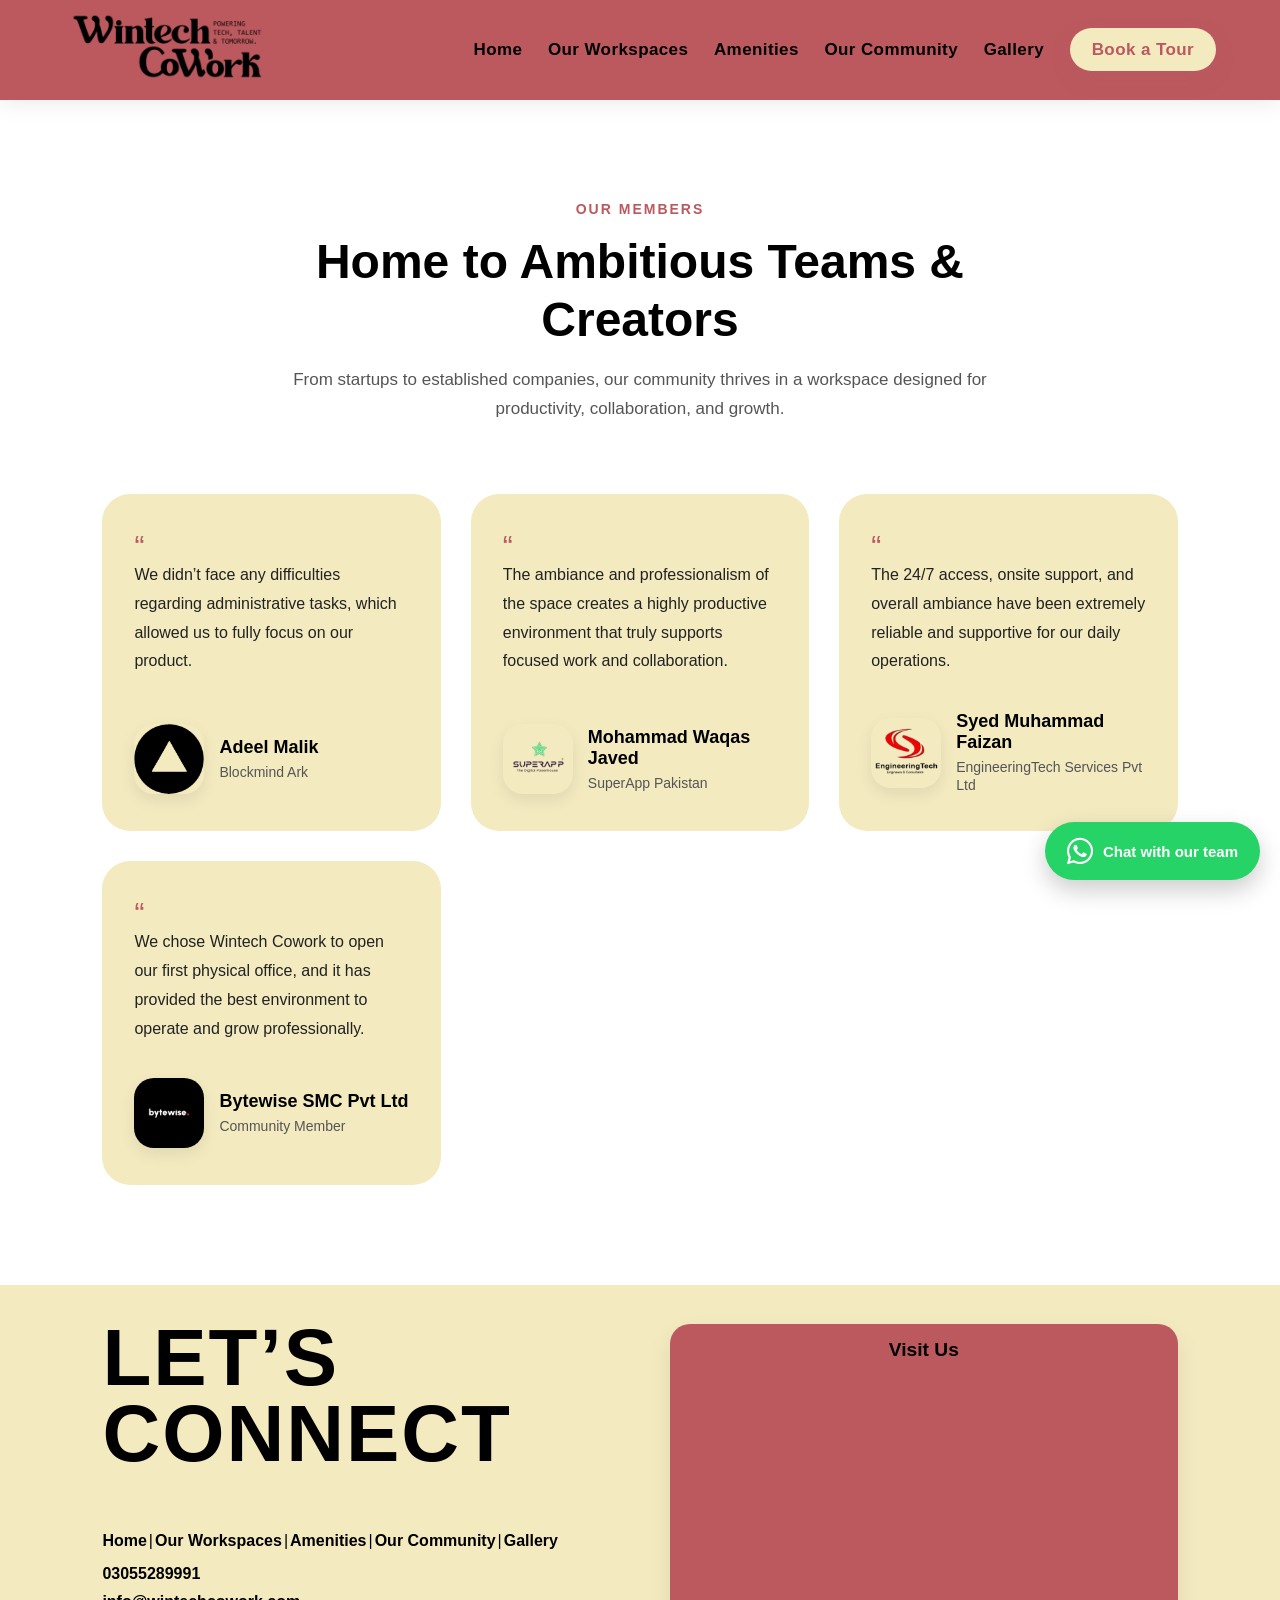
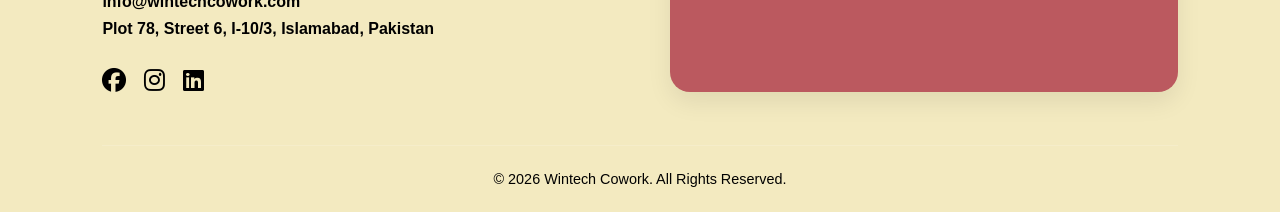
<file: our-community/index.html>
<!DOCTYPE html>
<html lang="en">
  <head>
    <meta charset="UTF-8" />
    <meta name="viewport" content="width=device-width, initial-scale=1.0" />
    <link rel="icon" type="image/png" sizes="32x32" href="../images/favicon-32x32.png">
    <link rel="icon" type="image/png" sizes="16x16" href="../images/favicon-16x16.png">
    <link rel="apple-touch-icon" sizes="180x180" href="../images/apple-touch-icon.png">
    <link rel="stylesheet" href="https://cdnjs.cloudflare.com/ajax/libs/font-awesome/6.4.0/css/all.min.css">
    <link rel="stylesheet" href="../css/our-community.css" />
  
    <title>Our Community | Startups, Teams & Professionals | Wintech Cowork</title>
    <meta name="description" content="
      Wintech Cowork offers modern coworking spaces, private offices,
      meeting rooms, and flexible workspaces in Islamabad designed for
      startups, freelancers, and growing businesses.">
    <meta name="keywords" content="
      coworking space Islamabad,
      shared office Islamabad,
      private office Islamabad,
      best coworking space in Islamabad,
      office space for rent Islamabad,
      startup workspace Islamabad,
      modern coworking space Pakistan,
      flexible workspace Islamabad,
      meeting rooms Islamabad,
      business workspace Islamabad,
      Wintech Cowork ">
  </head>

  <body>
    <header>
      <div class="logo">
        <a href="../">
        <img src="../images/logo.png" alt="wintech cowork logo"> 
        </a>
      </div>

      <button class="nav-toggle" aria-label="Toggle Menu">☰</button>

      <nav class="nav-bar">        
        <ul class="nav-menu">
          <li><a href="../">Home</a></li>
          <li><a href="../our-workspaces/">Our Workspaces</a></li>
          <li><a href="../amenities/">Amenities</a></li>
          <li><a href="../our-community/">Our Community</a></li>
          <li><a href="../gallery/">Gallery</a></li>
          <li><a class="book-btn" href="../book-a-tour/">Book a Tour</a></li> 
        </ul>
      </nav>
    </header>

       <a href="https://wa.me/923055289991" 
        class="whatsapp-float" 
        target="_blank">

        <i class="fab fa-whatsapp"></i>
        <span>Chat with our team</span>
      </a>

      <section class="community-section">

        <div class="community-heading">
          <span>OUR MEMBERS</span>
          <h2>Home to Ambitious Teams & Creators</h2>

          <p>
            From startups to established companies, our community thrives in a
            workspace designed for productivity, collaboration, and growth.
          </p>
        </div>

        <div class="reviews-grid">

          <!-- CARD 1 -->

          <div class="review-card">

            <div class="quote-icon">“</div>

            <p class="review-text">
              We didn’t face any difficulties regarding administrative tasks,
              which allowed us to fully focus on our product.
            </p>

            <div class="review-user">

              <img src="../images/blockmind-ark-logo.png"
                  alt="Blockmind Ark Logo"
                  class="review-logo">

              <div class="user-info">
                <h3>Adeel Malik</h3>
                <span>Blockmind Ark</span>
              </div>

            </div>

          </div>

          <!-- CARD 2 -->

          <div class="review-card">

            <div class="quote-icon">“</div>

            <p class="review-text">
              The ambiance and professionalism of the space creates a highly
              productive environment that truly supports focused work and
              collaboration.
            </p>

            <div class="review-user">

              <img src="../images/super-app-logo.png"
                  alt="SuperApp Pakistan Logo"
                  class="review-logo">

              <div class="user-info">
                <h3>Mohammad Waqas Javed</h3>
                <span>SuperApp Pakistan</span>
              </div>

            </div>

          </div>

          <!-- CARD 3 -->

          <div class="review-card">

            <div class="quote-icon">“</div>

            <p class="review-text">
              The 24/7 access, onsite support, and overall ambiance have been
              extremely reliable and supportive for our daily operations.
            </p>

            <div class="review-user">

              <img src="../images/engineering-tech-logo.png"
                  alt="EngineeringTech Services Logo"
                  class="review-logo">

              <div class="user-info">
                <h3>Syed Muhammad Faizan</h3>
                <span>EngineeringTech Services Pvt Ltd</span>
              </div>

            </div>

          </div>

          <!-- CARD 4 -->

          <div class="review-card">

            <div class="quote-icon">“</div>

            <p class="review-text">
              We chose Wintech Cowork to open our first physical office, and it has provided the best environment to operate and grow professionally.
            </p>

            <div class="review-user">

              <img src="../images/bytewise-logo.png"
                  alt="Bytewise Logo"
                  class="review-logo">

              <div class="user-info">
                <h3>Bytewise SMC Pvt Ltd</h3>
                <span>Community Member</span>
              </div>
            </div>
          </div>
        </div>
      </section>
      
      <footer class="footer">

        <div class="footer-main">

        <div class="footer-left">
          <h2>LET’S<br>CONNECT</h2>

          <div class="footer-middle">
          <a href="../">Home</a>
          <span>|</span>

          <a href="../our-workspaces/">Our Workspaces</a>
          <span>|</span>

          <a href="../amenities/">Amenities</a>
          <span>|</span>

          <a href="../our-community/">Our Community</a>
          <span>|</span>
          
          <a href="../gallery/">Gallery</a>

        </div>

          <div class="footer-contact">
            <p>03055289991</p>
            <p>info@wintechcowork.com</p>
            <p>Plot 78, Street 6, I-10/3, Islamabad, Pakistan </p>
          </div>

          <div class="footer-socials">
            <a href="https://www.facebook.com/people/Wintech-CoworkIslamabad/61561377583073/?mibextid=wwXIfr&rdid=SF6mTCNoTfGaLqDb&share_url=http s%3A%2F%2Fwww.facebook.com%2Fshare%2F1CpL3xUAog%2F%3Fmibextid%3DwwXIfr " target="_blank">
              <i class="fa-brands fa-facebook"></i>
            </a>

            <a href="https://www.instagram.com/wintechcowork?igsh=MXc1MG8ybTN0Z2tnMg%3D%3D " target="_blank">
              <i class="fa-brands fa-instagram"></i>
            </a>

            <a href="https://www.linkedin.com/in/wintech-cowork-4332b03b6 " target="_blank">
              <i class="fa-brands fa-linkedin"></i>
            </a>
          </div>
        </div>

        <div class="footer-map">
            <h3>Visit Us</h3>
            <iframe src="https://www.google.com/maps/embed?pb=!1m18!1m12!1m3!1d3321.134945663668!2d73.03138747541458!3d33.653665138671656!2m3!1f0!2f0!3f0!3m2!1i1024!2i768!4f13.1!3m3!1m2!1s0x38df95684b5610c7%3A0xcce3cf11a2ca7c8c!2sWintech%20Cowork!5e0!3m2!1sen!2s!4v1781090953879!5m2!1sen!2s" width="600" height="450" style="border:0;" allowfullscreen="" loading="lazy" referrerpolicy="no-referrer-when-downgrade"></iframe>
          </div>

      </div>

      <div class="footer-bottom">
        <p>© 2026 Wintech Cowork. All Rights Reserved.</p>
      </div>
    </footer> 

    <script>
      const navToggle = document.querySelector('.nav-toggle');
        const navBar = document.querySelector('.nav-bar');

        navToggle.addEventListener('click', () => {
          navBar.classList.toggle('active');
        });
    </script>
  </body>
</file>
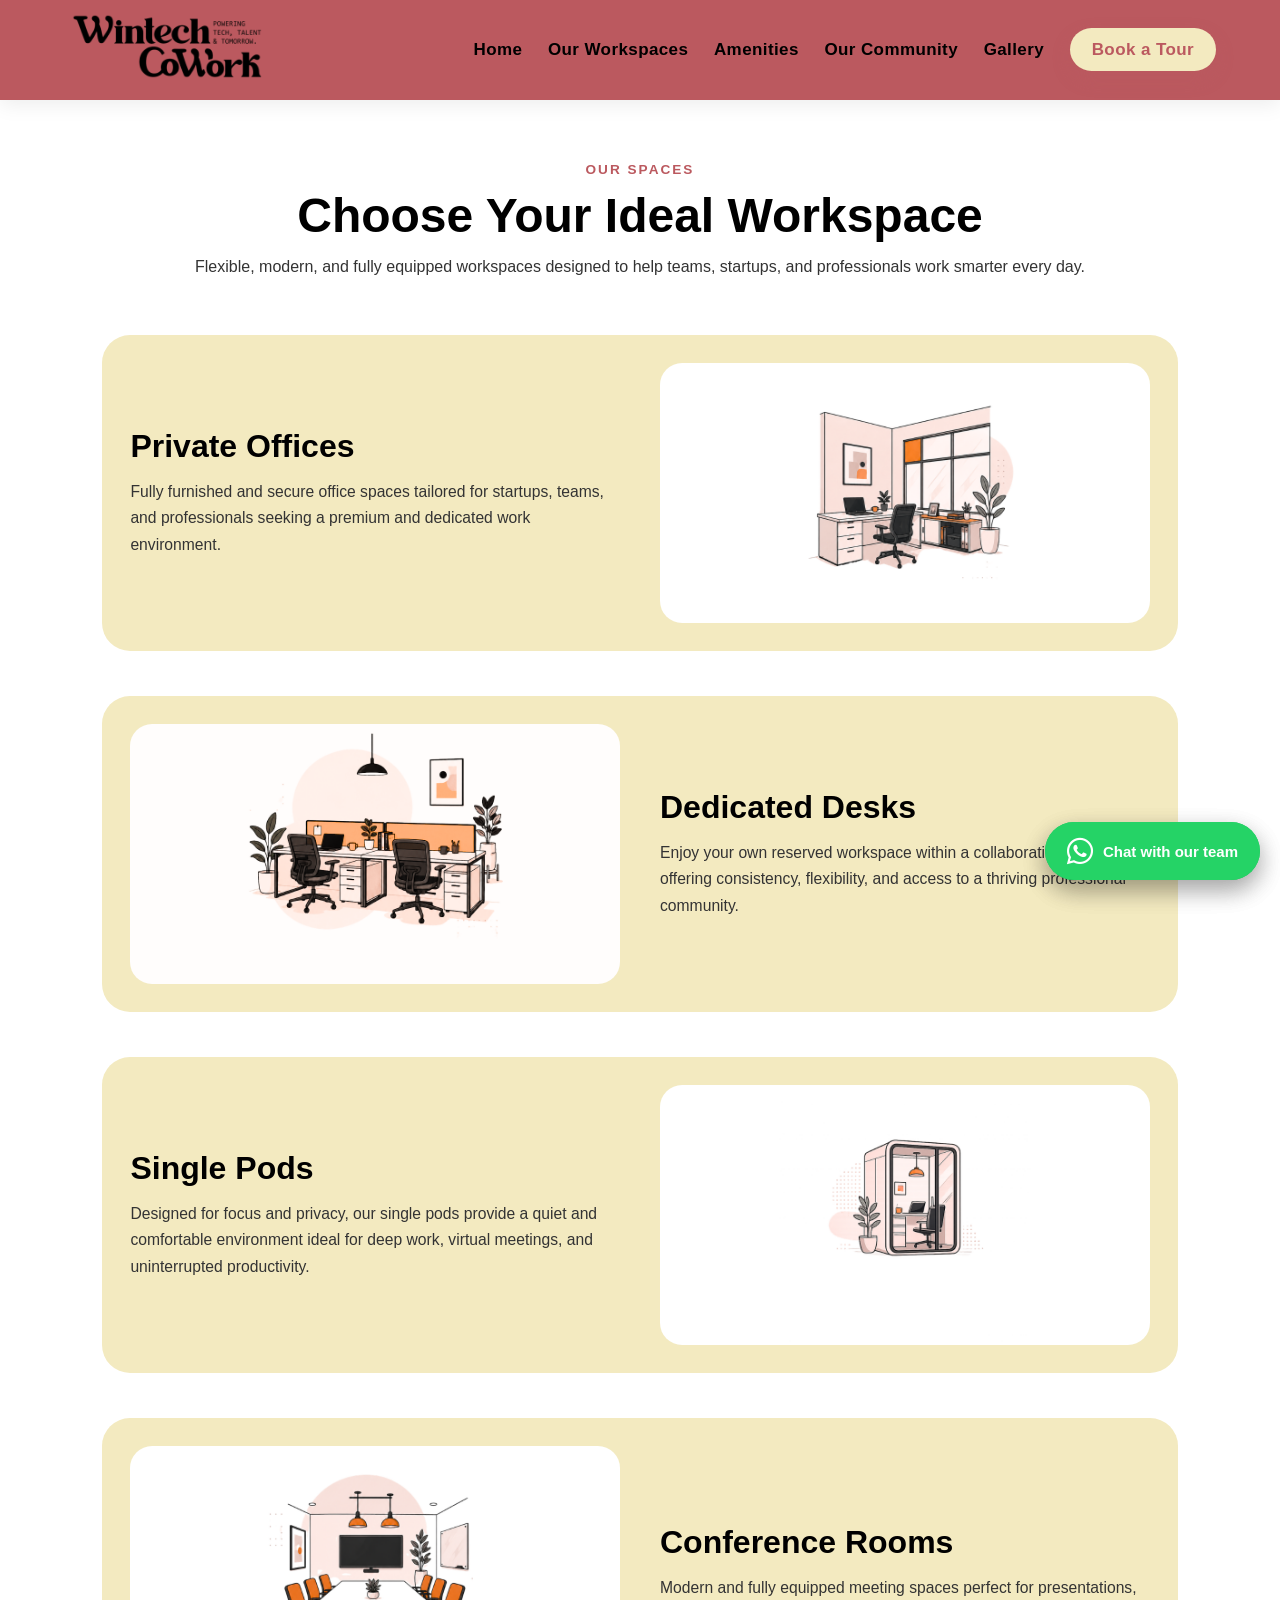
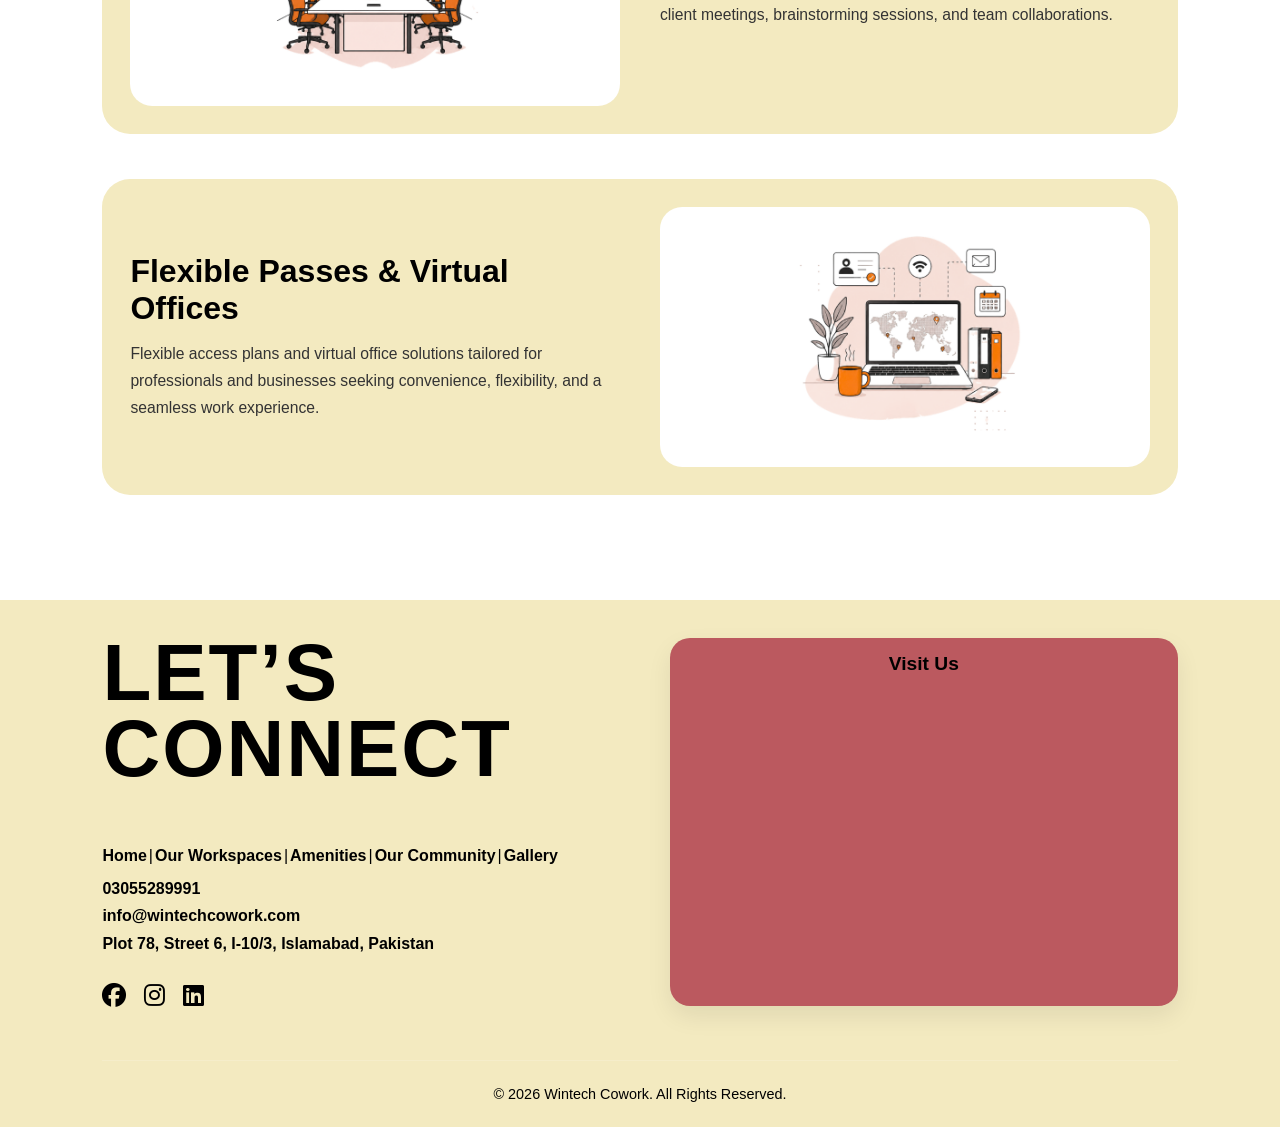
<file: our-workspaces/index.html>
<!DOCTYPE html>
<html lang="en">
  <head>
    <meta charset="UTF-8" />
    <meta name="viewport" content="width=device-width, initial-scale=1.0" />
    <link rel="icon" type="image/png" sizes="32x32" href="../images/favicon-32x32.png">
    <link rel="icon" type="image/png" sizes="16x16" href="../images/favicon-16x16.png">
    <link rel="apple-touch-icon" sizes="180x180" href="../images/apple-touch-icon.png">
    <link rel="stylesheet" href="https://cdnjs.cloudflare.com/ajax/libs/font-awesome/6.4.0/css/all.min.css">
    <link rel="stylesheet" href="../css/our-workspaces.css" />
  
    <title>Our Workspaces | Private Offices & Shared Spaces | Wintech Cowork</title>
    <meta name="description" content="
      Wintech Cowork offers modern coworking spaces, private offices,
      meeting rooms, and flexible workspaces in Islamabad designed for
      startups, freelancers, and growing businesses.">
    <meta name="keywords" content="
      coworking space Islamabad,
      shared office Islamabad,
      private office Islamabad,
      best coworking space in Islamabad,
      office space for rent Islamabad,
      startup workspace Islamabad,
      modern coworking space Pakistan,
      flexible workspace Islamabad,
      meeting rooms Islamabad,
      business workspace Islamabad,
      Wintech Cowork ">
  </head>

  <body>   
    <header>
      <div class="logo">
        <a href="../">
        <img src="../images/logo.png" alt="wintech cowork logo"> 
        </a>
      </div>

      <button class="nav-toggle" aria-label="Toggle Menu">☰</button>

      <nav class="nav-bar">        
        <ul class="nav-menu">
          <li><a href="../">Home</a></li>
          <li><a href="../our-workspaces/">Our Workspaces</a></li>
          <li><a href="../amenities/">Amenities</a></li>
          <li><a href="../our-community/">Our Community</a></li>
          <li><a href="../gallery/">Gallery</a></li>
          <li><a class="book-btn" href="../book-a-tour/">Book a Tour</a></li> 
        </ul>
      </nav>
    </header>

    <a href="https://wa.me/923055289991" 
        class="whatsapp-float" 
        target="_blank">

        <i class="fab fa-whatsapp"></i>
        <span>Chat with our team</span>
      </a>

    <section class="workspace-showcase">

      <div class="workspace-heading">
        <span>OUR SPACES</span>
        <h2>Choose Your Ideal Workspace</h2>

        <p>
         Flexible, modern, and fully equipped workspaces designed to help teams, startups, and professionals work smarter every day.
        </p>
      </div>

      <!-- Workspace 1 -->
      <div class="workspace-row">

        <div class="workspace-text">
          <h3>Private Offices</h3>

          <p>
            Fully furnished and secure office spaces tailored for startups, teams, and professionals seeking a premium and dedicated work environment. 
          </p>
        </div>

        <div class="workspace-img">
          <img src="../images/privateoffices.png" alt="Private Offices">
        </div>

      </div>

      <!-- Workspace 2 -->
      <div class="workspace-row reverse">

        <div class="workspace-text">
          <h3>Dedicated Desks</h3>

          <p>
            Enjoy your own reserved workspace within a collaborative setting, offering consistency, flexibility, and access to a thriving professional community. 
          </p>
        </div>

        <div class="workspace-img">
          <img src="../images/dedicated-desks.png" alt="Dedicated Desks">
        </div>

      </div>

      <!-- Workspace 3 -->
      <div class="workspace-row">

        <div class="workspace-text">
          <h3>Single Pods</h3>

          <p>
            Designed for focus and privacy, our single pods provide a quiet and comfortable environment ideal for deep work, virtual meetings, and uninterrupted productivity. 
          </p>
        </div>

        <div class="workspace-img">
          <img src="../images/singlepods.png" alt="Single Pods">
        </div>

      </div>

      <!-- Workspace 4 -->
      <div class="workspace-row reverse">

        <div class="workspace-text">
          <h3>Conference Rooms</h3>

          <p>
            Modern and fully equipped meeting spaces perfect for presentations, client meetings, brainstorming sessions, and team collaborations. 
          </p>
        </div>

        <div class="workspace-img">
          <img src="../images/conferencerooms.png" alt="Conference Rooms">
        </div>

      </div>

      <!-- Workspace 5 -->
      <div class="workspace-row">

        <div class="workspace-text">
          <h3>Flexible Passes & Virtual Offices </h3>

          <p>
            Flexible access plans and virtual office solutions tailored for professionals and businesses seeking convenience, flexibility, and a seamless work experience. 
          </p>
        </div>

        <div class="workspace-img">
          <img src="../images/flexible.png" alt="Flexible Passes & Virtual Offices">
        </div>
      </div>
    </section>

    <a href="https://wa.me/923055289991" 
        class="whatsapp-float" 
        target="_blank">

        <i class="fab fa-whatsapp"></i>
        <span>Chat with our team</span>
      </a>

      <footer class="footer">
        <div class="footer-main">

          <div class="footer-left">
            <h2>LET’S<br>CONNECT</h2>

            <div class="footer-middle">
            <a href="../">Home</a>
            <span>|</span>

            <a href="../our-workspaces/">Our Workspaces</a>
            <span>|</span>

            <a href="../amenities/">Amenities</a>
            <span>|</span>

            <a href="../our-community/">Our Community</a>
            <span>|</span>
            
            <a href="../gallery/">Gallery</a>

          </div>

            <div class="footer-contact">
              <p>03055289991</p>
              <p>info@wintechcowork.com</p>
              <p>Plot 78, Street 6, I-10/3, Islamabad, Pakistan </p>
            </div>

            <div class="footer-socials">
              <a href="https://www.facebook.com/people/Wintech-CoworkIslamabad/61561377583073/?mibextid=wwXIfr&rdid=SF6mTCNoTfGaLqDb&share_url=http s%3A%2F%2Fwww.facebook.com%2Fshare%2F1CpL3xUAog%2F%3Fmibextid%3DwwXIfr " target="_blank">
                <i class="fa-brands fa-facebook"></i>
              </a>

              <a href="https://www.instagram.com/wintechcowork?igsh=MXc1MG8ybTN0Z2tnMg%3D%3D " target="_blank">
                <i class="fa-brands fa-instagram"></i>
              </a>

              <a href="https://www.linkedin.com/in/wintech-cowork-4332b03b6 " target="_blank">
                <i class="fa-brands fa-linkedin"></i>
              </a>
            </div>
          </div>

          <div class="footer-map">
            <h3>Visit Us</h3>
            <iframe src="https://www.google.com/maps/embed?pb=!1m18!1m12!1m3!1d3321.134945663668!2d73.03138747541458!3d33.653665138671656!2m3!1f0!2f0!3f0!3m2!1i1024!2i768!4f13.1!3m3!1m2!1s0x38df95684b5610c7%3A0xcce3cf11a2ca7c8c!2sWintech%20Cowork!5e0!3m2!1sen!2s!4v1781090953879!5m2!1sen!2s" width="600" height="450" style="border:0;" allowfullscreen="" loading="lazy" referrerpolicy="no-referrer-when-downgrade"></iframe>
          </div>
        </div>

        <div class="footer-bottom">
          <p>© 2026 Wintech Cowork. All Rights Reserved.</p>
        </div>
      </footer>

      <script>
        const navToggle = document.querySelector('.nav-toggle');
          const navBar = document.querySelector('.nav-bar');

          navToggle.addEventListener('click', () => {
            navBar.classList.toggle('active');
          });
    </script>
  </body>
</file>
<file: css/index.css>
* {
  margin: 0;
  padding: 0;
  box-sizing: border-box;
}

ul, li {
  list-style: none;
}

body {
  font-family: 'Segoe UI', sans-serif;
  color: #000000;
  background-color: #ffffff;
}

/* HEADER */

header {
  height: 100px;
  background: #bb595f;
  display: flex;
  align-items: center;
  justify-content: space-between;
  padding: 3% 5%;
  position: sticky;
  top: 0;
  z-index: 1000;
  box-shadow: 0 4px 20px rgba(0, 0, 0, 0.08);
}

.logo {
  display: flex;
  align-items: center;
  height: 100%;
}

.logo img {
  height: 220px;
  width: auto;
  object-fit: contain;
  display: block;
  padding: 0;
}

.nav-bar {
  display: flex;
  align-items: center;
  justify-content: flex-end;
}

.nav-menu {
  display: flex;
  align-items: center;
  gap: 1.6rem;
}

.nav-menu a {
  text-decoration: none;
  color: #000000;
  font-weight: 600;
  letter-spacing: 0.4px;
  transition: 0.3s ease;
  font-size: 17px;
  position: relative;
}

.nav-menu a::after {
  content: "";
  position: absolute;
  width: 0;
  height: 2px;
  background: #f3eac0;
  left: 0;
  bottom: -7px;
  transition: 0.3s ease;
}

.nav-menu a:hover::after {
  width: 100%;
}

.nav-menu a:hover {
  color: #f3eac0;
}

/* BOOK BUTTON */

.book-btn {
  background-color: #f3eac0;
  color: #bb595f !important;
  padding: 12px 22px;
  border-radius: 30px;
  font-size: 16px;
  font-weight: 600;
  box-shadow: 0 8px 18px rgba(187, 89, 95, 0.3);
}

.book-btn::after {
  display: none;
}

.book-btn:hover {
  background-color: #000000;
  color: #f3eac0 !important;
  transform: translateY(-2px);
}

.whatsapp-float{
  position: fixed;

  bottom: 20px;
  right: 20px;

  background-color: #25D366;

  color: #ffffff;

  display: flex;
  align-items: center;
  gap: 10px;

  padding: 14px 22px;

  border-radius: 50px;

  text-decoration: none;

  z-index: 9999;

  box-shadow: 0 10px 25px rgba(0,0,0,0.2);

  transition: 0.3s ease;
}

.whatsapp-float i{
  font-size: 30px;
}

.whatsapp-float span{
  font-size: 15px;
  font-weight: 600;
}

.whatsapp-float:hover{
  transform: translateY(-3px);

  background-color: #000000;
}

/* Mobile */

@media (max-width: 768px){

  .whatsapp-float{
    padding: 13px 18px;
  }

  .whatsapp-float span{
    font-size: 14px;
  }

  .whatsapp-float i{
    font-size: 28px;
  }
}

/* HAMBURGER */

.nav-toggle {
  display: none;
  border: none;
  font-size: 1.6rem;
  color: #bb595f;
  cursor: pointer;
  width: 45px;
  height: 45px;
  border-radius: 12px;
  transition: 0.3s ease;
  background-color: #f3eac0;
}

.nav-toggle:hover {
  color: #f3eac0;
  background-color:#bb595f;
}

/* BANNER */

.hero{
  width: 100%;
  min-height: 100vh;

  background:
  linear-gradient(rgba(0,0,0,0.55), rgba(0,0,0,0.55)),
  url("../images/banner2.png");

  background-size: cover;
  background-position: center;

  display: flex;
  align-items: center;

  padding: 0 7%;
}

.hero-content{
  max-width: 700px;
}

.hero-content h1{
  color: #f3eac0;

  font-size: 58px;
  line-height: 1.1;

  margin-bottom: 25px;

  font-weight: 700;
}

.hero-content span{
  color: #bb595f; 
}

.hero-content p{
  color: #f3eac0;
  font-size: 24px;
  line-height: 1.7;
  margin-bottom: 35px;
  max-width: 600px;
}

.book-btn-under-heading {
  background-color: #f3eac0;
  color: #bb595f !important;
  padding: 12px 22px;
  border-radius: 30px;
  font-size: 16px;
  font-weight: 600;
  box-shadow: 0 8px 18px rgba(187, 89, 95, 0.3);
  text-decoration: none;
}

.book-btn-under-heading::after {
  display: none;
}

.book-btn-under-heading {
  display: none;
}

.book-btn-under-heading:hover {
  background-color: #bb595f;
  color: #f3eac0 !important;
  transform: translateY(-2px);
}

@media (max-width: 768px) {
  .book-btn-under-heading {
    display: inline-block;
    background-color: #f3eac0;
    color: #bb595f !important;
    padding: 12px 22px;
    border-radius: 30px;
    font-size: 16px;
    font-weight: 600;
    box-shadow: 0 8px 18px rgba(187, 89, 95, 0.3);
    text-decoration: none;
  }
}

/* Responsive */

@media (max-width: 768px){

  .hero{
    min-height: 75vh;
    text-align: center;
    justify-content: center;
  }

  .hero-content h1{
    font-size: 25px;
  }

  .hero-content p{
    font-size: 17px;
  }
}

.workspaces{
  width: 100%;
  padding: 80px 8%;
  background: #ffffff;
}

.workspaces-heading{
  text-align: center;
  max-width: 750px;
  margin: 0 auto 60px;
}

.workspaces-heading span{
  color: #bb595f;
  font-size: 0.9rem;
  font-weight: 700;
  letter-spacing: 2px;
  text-transform: uppercase;
}

.workspaces-heading h2{
  font-size: 40px;
  color: #000000;
  margin: 15px 0;
}

.workspaces-heading p{
  font-size: 1rem;
  line-height: 1.8;
  color: #333333;
}

.workspace-container{
  display: flex;
  justify-content: space-between;
  gap: 20px;
}

.workspace-card{
  background: #f3eac0;
  border-radius: 24px;
  overflow: hidden;
  transition: 0.3s ease;
  flex: 1;
  min-width: 0;
}

.workspace-card:hover{
  transform: translateY(-8px);
  cursor: pointer;
}

.workspace-image{
  width: 100%;
  height: 220px;
  overflow: hidden;
}

.workspace-image img{
  width: 100%;
  height: 100%;
  object-fit: cover;
  object-position: center top;
  display: block;
}

.workspace-content{
  padding: 20px;
}

.workspace-content h3{
  font-size: 1rem;
  color: #000000;
  margin-bottom: 10px;
  font-weight: 500;
}

.workspace-content p{
  font-size: 0.85rem;
  color: #333333;
  line-height: 1.6;
  margin-bottom: 18px;
}

.workspace-content a{
  text-decoration: none;
  color: #bb595f;
  font-weight: 700;
  font-size: 0.9rem;
}

.workspace-content a i{
  margin-left: 6px;
  transition: 0.3s ease;
}

.workspace-content a:hover i{
  transform: translateX(5px);
}


/* Surface, iPad Air, large tablets */
@media (max-width:1024px){

  .workspace-image{
    height: 290px;
  }

  .workspace-image img{
    width: 100%;
    height: 200%;
    object-fit: cover;
    object-position: center;
    padding-bottom: 90px;
  }
}

/* iPad Mini and smaller tablets */
@media (max-width:900px){

  .workspace-container{
    grid-template-columns: 1fr;
  }

  .workspace-card:last-child{
    max-width: 100%;
  }
}

/* MOBILE */
@media (max-width:768px){

  .workspaces{
    padding: 60px 7%;
  }

  .workspaces-heading h2{
    font-size: 2.2rem;
  }

  .workspace-container{
    display: grid;
    grid-template-columns: 1fr;
  }

  .workspace-card{
    width: 100%;
  }

  .workspace-image{
    height: 300px;
  }

}

.amenities{
  width: 100%;
  padding: 80px 8%;
  background: #ffffff;
}

.amenities-heading{
  text-align: center;
  max-width: 750px;
  margin: 0 auto 60px;
}

.amenities-heading span{
  color: #bb595f;
  font-size: 0.9rem;
  font-weight: 700;
  letter-spacing: 2px;
  text-transform: uppercase;
}

.amenities-heading h2{
  font-size: 40px;
  color: #000000;
  margin: 15px 0;
}

.amenities-heading p{
  font-size: 1rem;
  line-height: 1.8;
  color: #333333;
}

.amenities-container{
   display: flex;
  justify-content: center;
  gap: 20px;
  flex-wrap: wrap;
}

.amenity-card{
  flex: 1;
  min-width: 120px;
  max-width: 160px;

  text-align: center;
  padding: 18px 12px;

  background: #f3eac0;
  border-radius: 18px;

  transition: 0.3s ease;
}

.amenity-card:hover{
  transform: translateY(-8px);
  background-color: #bb595f;
  cursor: pointer;
}

.amenity-card img{
  width: 48px;
  height: 48px;
  object-fit: contain;
  margin-bottom: 12px;
}

.amenity-card h3{
  font-size: 0.9rem;
  font-weight: 500;
  color: #000000;
}

.amenities-btn{
  text-align: center;
  margin-top: 50px;
}

.amenities-btn a{
  display: inline-block;
  padding: 14px 30px;
  background: #f3eac0;
  color: #000000;
  text-decoration: none;
  border-radius: 40px;
  font-weight: 600;
  transition: 0.3s ease;
}

.amenities-btn a:hover{
  background: #bb595f;
  color: #ffffff;
}

.amenities-btn a i{
  margin-left: 8px;
}


/* MOBILE */
@media (max-width:768px){

  .amenities{
    padding: 60px 7%;
  }

  .amenities-heading h2{
    font-size: 2.2rem;
  }

  .amenity-card{
    min-width: 45%;
  }

}

.community-section {
  padding: 70px 8% 30px;
  background: #fff;
  text-align: center;
}

.section-heading span {
  display: inline-block;
  color: #bb595f;
  font-size: 14px;
  font-weight: 700;
  letter-spacing: 2px;
  margin-bottom: 10px;
  text-transform: uppercase;
}

.section-heading h2 {
  font-size: 38px;
  color: #000;
  margin-bottom: 25px;
}

.community-slider {
  position: relative;
  width: 100%;
  height: 180px;
  overflow: hidden;
  display: flex;
  align-items: center;
  justify-content: center;
}

.logo-slide {
  position: absolute;
  width: 100%;
  left: 0;
  top: 60%;
  text-align: center;
  opacity: 0;
  transform: translateY(-50%) translateX(80px);
  animation: logoLoop 16s infinite;
}

.community-slider .logo-slide:nth-child(1) {
  animation-delay: 0s;
}

.community-slider .logo-slide:nth-child(2) {
  animation-delay: 4s;
}

.community-slider .logo-slide:nth-child(3) {
  animation-delay: 8s;
}

.community-slider .logo-slide:nth-child(4) {
  animation-delay: 12s;
}

.logo-slide img {
  width: 210px;
  height: 100px;
  object-fit: contain;
}

.logo-slide p {
  margin-top: 8px;
  font-size: 17px;
  font-weight: 600;
  color: #000;
}

@keyframes logoLoop {
  0% {
    opacity: 0;
    transform: translateY(-50%) translateX(90px);
  }

  10% {
    opacity: 1;
    transform: translateY(-50%) translateX(0);
  }

  25% {
    opacity: 1;
    transform: translateY(-50%) translateX(0);
  }

  35% {
    opacity: 0;
    transform: translateY(-50%) translateX(-90px);
  }

  100% {
    opacity: 0;
    transform: translateY(-50%) translateX(-90px);
  }
}

/* Mobile */
@media (max-width: 768px) {
  .community-section {
    padding: 55px 5% 25px;
  }

  .section-heading h2 {
    font-size: 28px;
    margin-bottom: 20px;
  }

  .community-slider {
    height: 160px;
  }

  .logo-slide img {
    width: 170px;
    height: 90px;
  }

  .logo-slide p {
    font-size: 15px;
  }
}

.gallery-preview{
  width: 100%;
  padding: 80px 8%;
  background: #ffffff;
}

.gallery-heading{
  text-align: center;
  max-width: 700px;
  margin: 0 auto 50px;
}

.gallery-heading span{
  color: #bb595f;
  font-size: 0.9rem;
  font-weight: 700;
  letter-spacing: 2px;
  text-transform: uppercase;
}

.gallery-heading h2{
  font-size: 40px;
  color: #000000;
  margin: 15px 0;
}

.gallery-heading p{
  font-size: 1rem;
  color: #333333;
  line-height: 1.7;
}

.gallery-grid{
  display: grid;
  grid-template-columns: 2fr 1fr 1fr;
  grid-template-rows: 220px 220px;
  gap: 20px;
}

.gallery-item{
  overflow: hidden;
  border-radius: 22px;
}

.gallery-item.large{
  grid-row: span 2;
}

.gallery-item img{
  width: 100%;
  height: 100%;
  object-fit: cover;
  display: block;
  transition: 0.4s ease;
}

.gallery-item:hover img{
  transform: scale(1.08);
  cursor: pointer;
}

.gallery-btn{
  text-align: center;
  margin-top: 45px;
}

.gallery-btn a{
  display: inline-block;
  padding: 14px 30px;
  background: #f3eac0;
  color: #000000;
  text-decoration: none;
  border-radius: 40px;
  font-weight: 600;
  transition: 0.3s ease;
}

.gallery-btn a:hover{
  background: #bb595f;
  color: #ffffff;
}

.gallery-btn a i{
  margin-left: 8px;
}


/* MOBILE */
@media (max-width:768px){

  .gallery-preview{
    padding: 60px 7%;
  }

  .gallery-heading h2{
    font-size: 2.2rem;
  }

  .gallery-grid{
    grid-template-columns: 1fr;
    grid-template-rows: none;
  }

  .gallery-item,
  .gallery-item.large{
    height: 240px;
    grid-row: auto;
  }
}

.footer{
  width: 100%;
  background: #f3eac0;
  color: #000000;
  padding: 35px 8% 25px;
}

.footer-top{
  display: flex;
  justify-content: space-between;
  align-items: center;
  margin-bottom: 70px;
}

.footer-middle{
  display: flex;
  flex-direction: row;
  gap: 2px;
  flex-wrap: wrap;
  margin-bottom: 10px;
}

.footer-middle a{
  color: #000000;
  text-decoration: none;
  font-weight: 600;
  transition: 0.3s ease;
}

.footer-middle a:hover{
  color: #bb595f;
}

.footer-main{
  display: grid;
  grid-template-columns: 1fr 1fr;
  gap: 60px;
  align-items: center;
}

.footer-left h2{
  font-size: 5rem;
  line-height: 0.95;
  color: #000000;
  margin-bottom: 60px;
  letter-spacing: 2px;
}

.footer-contact{
  margin-bottom: 25px;
}

.footer-contact p{
  color: #000000;
  line-height: 1.7;
  font-weight: 600;
}

.footer-socials{
  display: flex;
  gap: 18px;
}

.footer-socials a{
  font-size: 1.5rem;
  transition: 0.3s ease;
}

.footer-socials a:hover{
  transform: translateY(-5px);
}

.footer-map {
  background: #bb595f;
  padding: 15px;
  border-radius: 20px;
  box-shadow: 0 10px 25px rgba(0,0,0,0.08);
}

.footer-map h3 {
  color: #000000;
  font-size: 1.2rem;
  margin-bottom: 12px;
  text-align: center;
}

.footer-map iframe {
  width: 100%;
  height: 300px;
  border: none;
  border-radius: 12px;
}

.fa-instagram{
  color: #000000;
}

.fa-linkedin{
  color: #000000;
}

.fa-facebook{
  color: #000000;
}

.footer-right{
  display: flex;
  justify-content: center;
  align-items: center;
}

.footer-right img{
  width: 320px;
  max-width: 100%;
}

.footer-bottom{
  margin-top: 50px;
  padding-top: 25px;
  border-top: 1px solid rgba(255,255,255,0.15);
  text-align: center;
}

.footer-bottom p{
  color: #000000;
  font-size: 0.9rem;
}

/* MOBILE */
@media (max-width:768px){

  .footer{
    padding: 35px 7% 25px;
  }

  .footer-top{
    flex-direction: column;
    gap: 25px;
    margin-bottom: 50px;
  }

  .footer-nav{
    flex-wrap: wrap;
    justify-content: center;
    gap: 18px;
  }

  .footer-main{
    grid-template-columns: 1fr;
    gap: 35px;
  }

  .footer-left h2{
    font-size: 3.5rem;
    margin-bottom: 35px;
  }

  .footer-middle{
    padding-top: 0;
  }

  .footer-right img{
    width: 220px;
  }
}

/* RESPONSIVE */

@media (max-width: 1200px) {
  header {
    padding: 0 5%;
  }

  .nav-menu {
    gap: 1rem;
  }

  .nav-menu a {
    font-size: 15px;
  }
}

@media (max-width: 768px) {
  .nav-toggle {
    display: block;
    z-index: 1001;
  }

   .nav-bar .book-btn {
    background-color: #bb595f;
    color: #000000 !important;
    margin-bottom: 15px;
  }

  .nav-bar {
    position: absolute;
    top: 100px;
    left: 0;
    right: 0;
    width: 100%;
    background-color: beige;
    overflow: hidden;
    max-height: 0;
    transition: max-height 0.4s ease;
    border-radius: 0;
    box-shadow: 0 12px 30px rgba(0, 0, 0, 0.15);
  }

  .nav-bar.active {
    max-height: 420px;
  }

  .nav-menu {
    flex-direction: column;
    align-items: center;
    width: 100%;
    gap: 1.2rem;
    padding-top: 12px;
   
  }

   .nav-menu a::after {
    background: #bb595f;
  }

  .nav-menu a:hover {
    color: #bb595f;
  }

  .nav-menu a {
    color: #000000;
    font-size: 18px;
  }

  .book-btn {
    display: inline-block;
    padding: 12px 28px;
  }

}

@media (max-width: 480px) {
  header {
    height: 90px;
    padding: 0 5%;
  }

  .logo img {
    height: 170px;
  }

  .nav-bar {
    top: 90px;
  }
}
</file>
<file: css/amenities.css>
* {
  margin: 0;
  padding: 0;
  box-sizing: border-box;
}

ul, li {
  list-style: none;
}

body {
  font-family: 'Segoe UI', sans-serif;
  color: #000000;
  background-color: #ffffff;
}

/* HEADER */

header {
  height: 100px;
  background: #bb595f;
  display: flex;
  align-items: center;
  justify-content: space-between;
  padding: 3% 5%;
  position: sticky;
  top: 0;
  z-index: 1000;
  box-shadow: 0 4px 20px rgba(0, 0, 0, 0.08);
}

.logo {
  display: flex;
  align-items: center;
  height: 100%;
}

.logo img {
  height: 220px;
  width: auto;
  object-fit: contain;
  display: block;
  padding: 0;
}

.nav-bar {
  display: flex;
  align-items: center;
  justify-content: flex-end;
}

.nav-menu {
  display: flex;
  align-items: center;
  gap: 1.6rem;
}

.nav-menu a {
  text-decoration: none;
  color: #000000;
  font-weight: 600;
  letter-spacing: 0.4px;
  transition: 0.3s ease;
  font-size: 17px;
  position: relative;
}

.nav-menu a::after {
  content: "";
  position: absolute;
  width: 0;
  height: 2px;
  background: #f3eac0;
  left: 0;
  bottom: -7px;
  transition: 0.3s ease;
}

.nav-menu a:hover::after {
  width: 100%;
}

.nav-menu a:hover {
  color: #f3eac0;
}

/* BOOK BUTTON */

.book-btn {
  background-color: #f3eac0;
  color: #bb595f !important;
  padding: 12px 22px;
  border-radius: 30px;
  font-size: 16px;
  font-weight: 600;
  box-shadow: 0 8px 18px rgba(187, 89, 95, 0.3);
}

.book-btn::after {
  display: none;
}

.book-btn:hover {
  background-color: #000000;
  color: #f3eac0 !important;
  transform: translateY(-2px);
}

.whatsapp-float{
  position: fixed;

  bottom: 20px;
  right: 20px;

  background-color: #25D366;

  color: #ffffff;

  display: flex;
  align-items: center;
  gap: 10px;

  padding: 14px 22px;

  border-radius: 50px;

  text-decoration: none;

  z-index: 9999;

  box-shadow: 0 10px 25px rgba(0,0,0,0.2);

  transition: 0.3s ease;
}

.whatsapp-float i{
  font-size: 30px;
}

.whatsapp-float span{
  font-size: 15px;
  font-weight: 600;
}

.whatsapp-float:hover{
  transform: translateY(-3px);

  background-color: #000000;
}

/* Mobile */

@media (max-width: 768px){

  .whatsapp-float{
    padding: 13px 18px;
  }

  .whatsapp-float span{
    font-size: 14px;
  }

  .whatsapp-float i{
    font-size: 28px;
  }
}

/* HAMBURGER */

.nav-toggle {
  display: none;
  border: none;
  font-size: 1.6rem;
  color: #bb595f;
  cursor: pointer;
  width: 45px;
  height: 45px;
  border-radius: 12px;
  transition: 0.3s ease;
  background-color: #f3eac0;
}

.nav-toggle:hover {
  color: #f3eac0;
  background-color:#bb595f;
}

.amenities-section{
  width: 100%;
  padding: 70px 8%;
  background: #ffffff;
}

.amenities-heading{
  text-align: center;
  max-width: 720px;
  margin: 0 auto 55px;
}

.amenities-heading span{
  color: #bb595f;
  font-size: 0.85rem;
  font-weight: 700;
  letter-spacing: 2px;
}

.amenities-heading h2{
  font-size: 3rem;
  color: #000000;
  margin: 12px 0;
}

.amenities-heading p{
  color: #333333;
  line-height: 1.7;
}

.amenities-grid{
  display: grid;
  grid-template-columns: repeat(3, 1fr);
  gap: 24px;
}

.amenity-box{
  background: #f3eac0;
  padding: 30px 24px;
  border-radius: 24px;
  transition: 0.3s ease;
  text-align: center;
}

.amenity-box:hover{
  transform: translateY(-8px);
  background: #bb595f;
  cursor: pointer;
}

.amenity-box img{
  width: 60px;
  height: 60px;
  object-fit: contain;
  margin-bottom: 18px;
}

.amenity-box h3{
  font-size: 1.15rem;
  color: #000000;
  margin-bottom: 12px;
}

.amenity-box p{
  font-size: 0.95rem;
  color: #333333;
  line-height: 1.7;
}

.amenity-box:hover h3,
.amenity-box:hover p{
  color: #000000;
}

/* TABLET */
@media(max-width:1024px){

  .amenities-grid{
    grid-template-columns: repeat(2, 1fr);
  }

}

/* MOBILE */
@media(max-width:768px){

  .amenities-section{
    padding: 55px 7%;
  }

  .amenities-heading h2{
    font-size: 2.2rem;
  }

  .amenities-grid{
    grid-template-columns: 1fr;
  }

}

.footer{
  width: 100%;
  background: #f3eac0;
  color: #000000;
  padding: 35px 8% 25px;
}

.footer-top{
  display: flex;
  justify-content: space-between;
  align-items: center;
  margin-bottom: 70px;
}

.footer-middle{
  display: flex;
  flex-direction: row;
  gap: 2px;
  flex-wrap: wrap;
  margin-bottom: 10px;
}

.footer-middle a{
  color: #000000;
  text-decoration: none;
  font-weight: 600;
  transition: 0.3s ease;
}

.footer-middle a:hover{
  color: #bb595f;
}

.footer-main{
  display: grid;
  grid-template-columns: 1fr 1fr;
  gap: 60px;
  align-items: center;
}

.footer-left h2{
  font-size: 5rem;
  line-height: 0.95;
  color: #000000;
  margin-bottom: 60px;
  letter-spacing: 2px;
}

.footer-contact{
  margin-bottom: 25px;
}

.footer-contact p{
  color: #000000;
  line-height: 1.7;
  font-weight: 600;
}

.footer-socials{
  display: flex;
  gap: 18px;
}

.footer-socials a{
  font-size: 1.5rem;
  transition: 0.3s ease;
}

.footer-socials a:hover{
  transform: translateY(-5px);
}

.footer-map {
  background: #bb595f;
  padding: 15px;
  border-radius: 20px;
  box-shadow: 0 10px 25px rgba(0,0,0,0.08);
}

.footer-map h3 {
  color: #000000;
  font-size: 1.2rem;
  margin-bottom: 12px;
  text-align: center;
}

.footer-map iframe {
  width: 100%;
  height: 300px;
  border: none;
  border-radius: 12px;
}

.fa-instagram{
  color: #000000;
}

.fa-linkedin{
  color: #000000;
}

.fa-facebook{
  color: #000000;
}

.footer-right{
  display: flex;
  justify-content: center;
  align-items: center;
}

.footer-right img{
  width: 320px;
  max-width: 100%;
}

.footer-bottom{
  margin-top: 50px;
  padding-top: 25px;
  border-top: 1px solid rgba(255,255,255,0.15);
  text-align: center;
}

.footer-bottom p{
  color: #000000;
  font-size: 0.9rem;
}

/* MOBILE */
@media (max-width:768px){

  .footer{
    padding: 35px 7% 25px;
  }

  .footer-top{
    flex-direction: column;
    gap: 25px;
    margin-bottom: 50px;
  }

  .footer-nav{
    flex-wrap: wrap;
    justify-content: center;
    gap: 18px;
  }

  .footer-main{
    grid-template-columns: 1fr;
    gap: 35px;
  }

  .footer-left h2{
    font-size: 3.5rem;
    margin-bottom: 35px;
  }

  .footer-middle{
    padding-top: 0;
  }

  .footer-right img{
    width: 220px;
  }
}


/* RESPONSIVE */

@media (max-width: 1200px) {
  header {
    padding: 0 5%;
  }

  .nav-menu {
    gap: 1rem;
  }

  .nav-menu a {
    font-size: 15px;
  }
}

@media (max-width: 768px) {
  .nav-toggle {
    display: block;
    z-index: 1001;
  }

   .nav-bar .book-btn {
    background-color: #bb595f;
    color: #000000 !important;
    margin-bottom: 15px;
  }

  .nav-bar {
    position: absolute;
    top: 100px;
    left: 0;
    right: 0;
    width: 100%;
    background-color: beige;
    overflow: hidden;
    max-height: 0;
    transition: max-height 0.4s ease;
    border-radius: 0;
    box-shadow: 0 12px 30px rgba(0, 0, 0, 0.15);
  }

  .nav-bar.active {
    max-height: 420px;
  }

  .nav-menu {
    flex-direction: column;
    align-items: center;
    width: 100%;
    gap: 1.2rem;
    padding-top: 12px;
   
  }

   .nav-menu a::after {
    background: #bb595f;
  }

  .nav-menu a:hover {
    color: #bb595f;
  }

  .nav-menu a {
    color: #000000;
    font-size: 18px;
  }

  .book-btn {
    display: inline-block;
    padding: 12px 28px;
  }

}

@media (max-width: 480px) {
  header {
    height: 90px;
    padding: 0 5%;
  }

  .logo img {
    height: 170px;
  }

  .nav-bar {
    top: 90px;
  }
}
</file>
<file: css/book-a-tour.css>
* {
  margin: 0;
  padding: 0;
  box-sizing: border-box;
}

ul, li {
  list-style: none;
}

body {
  font-family: 'Segoe UI', sans-serif;
  color: #000000;
  background-color: #ffffff;
}

/* HEADER */

header {
  height: 100px;
  background: #bb595f;
  display: flex;
  align-items: center;
  justify-content: space-between;
  padding: 3% 5%;
  position: sticky;
  top: 0;
  z-index: 1000;
  box-shadow: 0 4px 20px rgba(0, 0, 0, 0.08);
}

.logo {
  display: flex;
  align-items: center;
  height: 100%;
}

.logo img {
  height: 220px;
  width: auto;
  object-fit: contain;
  display: block;
  padding: 0;
}

.nav-bar {
  display: flex;
  align-items: center;
  justify-content: flex-end;
}

.nav-menu {
  display: flex;
  align-items: center;
  gap: 1.6rem;
}

.nav-menu a {
  text-decoration: none;
  color: #000000;
  font-weight: 600;
  letter-spacing: 0.4px;
  transition: 0.3s ease;
  font-size: 17px;
  position: relative;
}

.nav-menu a::after {
  content: "";
  position: absolute;
  width: 0;
  height: 2px;
  background: #f3eac0;
  left: 0;
  bottom: -7px;
  transition: 0.3s ease;
}

.nav-menu a:hover::after {
  width: 100%;
}

.nav-menu a:hover {
  color: #f3eac0;
}

/* BOOK BUTTON */

.book-btn {
  background-color: #f3eac0;
  color: #bb595f !important;
  padding: 12px 22px;
  border-radius: 30px;
  font-size: 16px;
  font-weight: 600;
  box-shadow: 0 8px 18px rgba(187, 89, 95, 0.3);
}

.book-btn::after {
  display: none;
}

.book-btn:hover {
  background-color: #000000;
  color: #f3eac0 !important;
  transform: translateY(-2px);
}

.whatsapp-float{
  position: fixed;

  bottom: 20px;
  right: 20px;

  background-color: #25D366;

  color: #ffffff;

  display: flex;
  align-items: center;
  gap: 10px;

  padding: 14px 22px;

  border-radius: 50px;

  text-decoration: none;

  z-index: 9999;

  box-shadow: 0 10px 25px rgba(0,0,0,0.2);

  transition: 0.3s ease;
}

.whatsapp-float i{
  font-size: 30px;
}

.whatsapp-float span{
  font-size: 15px;
  font-weight: 600;
}

.whatsapp-float:hover{
  transform: translateY(-3px);

  background-color: #000000;
}

/* Mobile */

@media (max-width: 768px){

  .whatsapp-float{
    padding: 13px 18px;
  }

  .whatsapp-float span{
    font-size: 14px;
  }

  .whatsapp-float i{
    font-size: 28px;
  }
}

/* HAMBURGER */

.nav-toggle {
  display: none;
  border: none;
  font-size: 1.6rem;
  color: #bb595f;
  cursor: pointer;
  width: 45px;
  height: 45px;
  border-radius: 12px;
  transition: 0.3s ease;
  background-color: #f3eac0;
}

.nav-toggle:hover {
  color: #f3eac0;
  background-color:#bb595f;
}

.contact-section {
  width: 100%;
  padding: 110px 8%;
  background: linear-gradient(135deg, #ffffff 0%, #f8f4e3 100%);
}

.contact-heading {
  text-align: center;
  margin-bottom: 55px;
}

.contact-heading h1 {
  font-size: 54px;
  color: #000000;
  margin-bottom: 18px;
  line-height: 1.1;
  letter-spacing: -1px;
}

.contact-heading span {
  color: #bb595f;
  font-size: 0.85rem;
  font-weight: 700;
  letter-spacing: 2px;
}

.contact-heading p {
  font-size: 18px;
  color: #333333;
  max-width: 720px;
  margin: auto;
  line-height: 1.8;
}

.contact-form {
  max-width: 760px;
  margin: auto;
  background: rgba(243, 234, 192, 0.85);
  backdrop-filter: blur(12px);
  padding: 48px;
  border-radius: 28px;
  box-shadow: 0 25px 60px rgba(0, 0, 0, 0.12);
  border: 1px solid rgba(187, 89, 95, 0.18);
}

.contact-form input,
.contact-form select,
.contact-form textarea {
  width: 100%;
  padding: 17px 18px;
  margin-bottom: 18px;
  border: 1.5px solid rgba(0, 0, 0, 0.12);
  border-radius: 16px;
  outline: none;
  font-size: 16px;
  font-family: inherit;
  color: #000000;
  background-color: #ffffff;
  transition: all 0.3s ease;
}

.contact-form input::placeholder,
.contact-form textarea::placeholder {
  color: #777777;
}

.contact-form textarea {
  min-height: 150px;
  resize: vertical;
}

.contact-form input:focus,
.contact-form select:focus,
.contact-form textarea:focus {
  border-color: #bb595f;
  box-shadow: 0 0 0 4px rgba(187, 89, 95, 0.15);
  transform: translateY(-2px);
}

.contact-form button {
  width: 100%;
  padding: 17px;
  background-color: #000000;
  color: #ffffff;
  border: none;
  border-radius: 16px;
  font-size: 16px;
  font-weight: 700;
  cursor: pointer;
  transition: all 0.3s ease;
  letter-spacing: 0.3px;
}

.contact-form button:hover {
  background-color: #bb595f;
  transform: translateY(-3px);
  box-shadow: 0 14px 28px rgba(187, 89, 95, 0.35);
}

#formMessage {
  text-align: center;
  margin-top: 16px;
  font-size: 15px;
  font-weight: 600;
}

@media (max-width: 768px) {
  .contact-section {
    padding: 75px 6%;
  }

  .contact-heading h1 {
    font-size: 36px;
  }

  .contact-heading p {
    font-size: 16px;
  }

  .contact-form {
    padding: 30px 20px;
    border-radius: 22px;
  }
}

/* RESPONSIVE */

@media (max-width: 768px) {

  .contact-section {
    padding: 70px 6%;
  }

  .contact-heading h1 {
    font-size: 34px;
  }

  .contact-heading p {
    font-size: 16px;
  }

  .contact-form {
    padding: 28px 20px;
  }

}

/* RESPONSIVE */

@media (max-width: 768px) {

  .contact-section {
    padding: 70px 6%;
  }

  .contact-heading h1 {
    font-size: 34px;
  }

  .contact-heading p {
    font-size: 16px;
  }

  .contact-form {
    padding: 28px 20px;
  }

}

.footer{
  width: 100%;
  background: #f3eac0;
  color: #000000;
  padding: 35px 8% 25px;
}

.footer-top{
  display: flex;
  justify-content: space-between;
  align-items: center;
  margin-bottom: 70px;
}

.footer-middle{
  display: flex;
  flex-direction: row;
  gap: 2px;
  flex-wrap: wrap;
  margin-bottom: 10px;
}

.footer-middle a{
  color: #000000;
  text-decoration: none;
  font-weight: 600;
  transition: 0.3s ease;
}

.footer-middle a:hover{
  color: #bb595f;
}

.footer-main{
  display: grid;
  grid-template-columns: 1fr 1fr;
  gap: 60px;
  align-items: center;
}
.footer-left h2{
  font-size: 5rem;
  line-height: 0.95;
  color: #000000;
  margin-bottom: 60px;
  letter-spacing: 2px;
}

.footer-contact{
  margin-bottom: 25px;
}

.footer-contact p{
  color: #000000;
  line-height: 1.7;
  font-weight: 600;
}

.footer-socials{
  display: flex;
  gap: 18px;
}

.footer-socials a{
  font-size: 1.5rem;
  transition: 0.3s ease;
}

.footer-socials a:hover{
  transform: translateY(-5px);
}

.footer-map {
  background: #bb595f;
  padding: 15px;
  border-radius: 20px;
  box-shadow: 0 10px 25px rgba(0,0,0,0.08);
}

.footer-map h3 {
  color: #000000;
  font-size: 1.2rem;
  margin-bottom: 12px;
  text-align: center;
}

.footer-map iframe {
  width: 100%;
  height: 300px;
  border: none;
  border-radius: 12px;
}

.fa-instagram{
  color: #000000;
}

.fa-linkedin{
  color: #000000;
}

.fa-facebook{
  color: #000000;
}

.footer-right{
  display: flex;
  justify-content: center;
  align-items: center;
}

.footer-right img{
  width: 320px;
  max-width: 100%;
}

.footer-bottom{
  margin-top: 50px;
  padding-top: 25px;
  border-top: 1px solid rgba(255,255,255,0.15);
  text-align: center;
}

.footer-bottom p{
  color: #000000;
  font-size: 0.9rem;
}

/* MOBILE */
@media (max-width:768px){

  .footer{
    padding: 35px 7% 25px;
  }

  .footer-top{
    flex-direction: column;
    gap: 25px;
    margin-bottom: 50px;
  }

  .footer-nav{
    flex-wrap: wrap;
    justify-content: center;
    gap: 18px;
  }

  .footer-main{
    grid-template-columns: 1fr;
    gap: 35px;
  }

  .footer-left h2{
    font-size: 3.5rem;
    margin-bottom: 35px;
  }

  .footer-middle{
    padding-top: 0;
  }

  .footer-right img{
    width: 220px;
  }
}

/* RESPONSIVE */

@media (max-width: 1200px) {
  header {
    padding: 0 5%;
  }

  .nav-menu {
    gap: 1rem;
  }

  .nav-menu a {
    font-size: 15px;
  }
}

@media (max-width: 768px) {
  .nav-toggle {
    display: block;
    z-index: 1001;
  }

   .nav-bar .book-btn {
    background-color: #bb595f;
    color: #000000 !important;
    margin-bottom: 15px;
  }

  .nav-bar {
    position: absolute;
    top: 100px;
    left: 0;
    right: 0;
    width: 100%;
    background-color: beige;
    overflow: hidden;
    max-height: 0;
    transition: max-height 0.4s ease;
    border-radius: 0;
    box-shadow: 0 12px 30px rgba(0, 0, 0, 0.15);
  }

  .nav-bar.active {
    max-height: 420px;
  }

  .nav-menu {
    flex-direction: column;
    align-items: center;
    width: 100%;
    gap: 1.2rem;
    padding-top: 12px;
   
  }

   .nav-menu a::after {
    background: #bb595f;
  }

  .nav-menu a:hover {
    color: #bb595f;
  }

  .nav-menu a {
    color: #000000;
    font-size: 18px;
  }

  .book-btn {
    display: inline-block;
    padding: 12px 28px;
  }

}

@media (max-width: 480px) {
  header {
    height: 90px;
    padding: 0 5%;
  }

  .logo img {
    height: 170px;
  }

  .nav-bar {
    top: 90px;
  }
}
</file>
<file: css/gallery.css>
* {
  margin: 0;
  padding: 0;
  box-sizing: border-box;
}

ul, li {
  list-style: none;
}

body {
  font-family: 'Segoe UI', sans-serif;
  color: #000000;
  background-color: #ffffff;
}

/* HEADER */

header {
  height: 100px;
  background: #bb595f;
  display: flex;
  align-items: center;
  justify-content: space-between;
  padding: 3% 5%;
  position: sticky;
  top: 0;
  z-index: 1000;
  box-shadow: 0 4px 20px rgba(0, 0, 0, 0.08);
}

.logo {
  display: flex;
  align-items: center;
  height: 100%;
}

.logo img {
  height: 220px;
  width: auto;
  object-fit: contain;
  display: block;
  padding: 0;
}

.nav-bar {
  display: flex;
  align-items: center;
  justify-content: flex-end;
}

.nav-menu {
  display: flex;
  align-items: center;
  gap: 1.6rem;
}

.nav-menu a {
  text-decoration: none;
  color: #000000;
  font-weight: 600;
  letter-spacing: 0.4px;
  transition: 0.3s ease;
  font-size: 17px;
  position: relative;
}

.nav-menu a::after {
  content: "";
  position: absolute;
  width: 0;
  height: 2px;
  background: #f3eac0;
  left: 0;
  bottom: -7px;
  transition: 0.3s ease;
}

.nav-menu a:hover::after {
  width: 100%;
}

.nav-menu a:hover {
  color: #f3eac0;
}

/* BOOK BUTTON */

.book-btn {
  background-color: #f3eac0;
  color: #bb595f !important;
  padding: 12px 22px;
  border-radius: 30px;
  font-size: 16px;
  font-weight: 600;
  box-shadow: 0 8px 18px rgba(187, 89, 95, 0.3);
}

.book-btn::after {
  display: none;
}

.book-btn:hover {
  background-color: #000000;
  color: #f3eac0 !important;
  transform: translateY(-2px);
}

.whatsapp-float{
  position: fixed;

  bottom: 20px;
  right: 20px;

  background-color: #25D366;

  color: #ffffff;

  display: flex;
  align-items: center;
  gap: 10px;

  padding: 14px 22px;

  border-radius: 50px;

  text-decoration: none;

  z-index: 9999;

  box-shadow: 0 10px 25px rgba(0,0,0,0.2);

  transition: 0.3s ease;
}

.whatsapp-float i{
  font-size: 30px;
}

.whatsapp-float span{
  font-size: 15px;
  font-weight: 600;
}

.whatsapp-float:hover{
  transform: translateY(-3px);

  background-color: #000000;
}

/* Mobile */

@media (max-width: 768px){

  .whatsapp-float{
    padding: 13px 18px;
  }

  .whatsapp-float span{
    font-size: 14px;
  }

  .whatsapp-float i{
    font-size: 28px;
  }
}

/* HAMBURGER */

.nav-toggle {
  display: none;
  border: none;
  font-size: 1.6rem;
  color: #bb595f;
  cursor: pointer;
  width: 45px;
  height: 45px;
  border-radius: 12px;
  transition: 0.3s ease;
  background-color: #f3eac0;
}

.nav-toggle:hover {
  color: #f3eac0;
  background-color:#bb595f;
}

.gallery-section {
  padding: 100px 8%;
  background: #ffffff;
  font-family: "Poppins", sans-serif;
}

.gallery-heading {
  text-align: center;
  margin-bottom: 60px;
}

.gallery-heading span {
  color: #bb595f;
  font-size: 14px;
  font-weight: 600;
  letter-spacing: 2px;
}

.gallery-heading h2 {
  font-size: 48px;
  color: #000000;
  margin-top: 15px;
}

.gallery-grid {
  display: grid;
  grid-template-columns: repeat(auto-fit, minmax(280px, 1fr));
  gap: 24px;
}

.gallery-item {
  overflow: hidden;
  border-radius: 28px;
  position: relative;
  cursor: pointer;
}

.gallery-item img {
  width: 100%;
  height: 320px;
  object-fit: cover;
  display: block;
  transition: transform 0.5s ease;
}

.gallery-item:hover img {
  transform: scale(1.08);
}

/* Responsive */

@media (max-width: 768px) {

  .gallery-section {
    padding: 80px 6%;
  }

  .gallery-heading h2 {
    font-size: 34px;
  }

  .gallery-grid {
    gap: 18px;
  }

  .gallery-item img {
    height: 260px;
  }

}

.footer{
  width: 100%;
  background: #f3eac0;
  color: #000000;
  padding: 35px 8% 25px;
}

.footer-top{
  display: flex;
  justify-content: space-between;
  align-items: center;
  margin-bottom: 70px;
}

.footer-middle{
  display: flex;
  flex-direction: row;
  gap: 2px;
  flex-wrap: wrap;
  margin-bottom: 10px;
}

.footer-middle a{
  color: #000000;
  text-decoration: none;
  font-weight: 600;
  transition: 0.3s ease;
}

.footer-middle a:hover{
  color: #bb595f;
}

.footer-main{
  display: grid;
  grid-template-columns: 1fr 1fr;
  gap: 60px;
  align-items: center;
}

.footer-left h2{
  font-size: 5rem;
  line-height: 0.95;
  color: #000000;
  margin-bottom: 60px;
  letter-spacing: 2px;
}

.footer-contact{
  margin-bottom: 25px;
}

.footer-contact p{
  color: #000000;
  line-height: 1.7;
  font-weight: 600;
}

.footer-socials{
  display: flex;
  gap: 18px;
}

.footer-socials a{
  font-size: 1.5rem;
  transition: 0.3s ease;
}

.footer-socials a:hover{
  transform: translateY(-5px);
}

.footer-map {
  background: #bb595f;
  padding: 15px;
  border-radius: 20px;
  box-shadow: 0 10px 25px rgba(0,0,0,0.08);
}

.footer-map h3 {
  color: #000000;
  font-size: 1.2rem;
  margin-bottom: 12px;
  text-align: center;
}

.footer-map iframe {
  width: 100%;
  height: 300px;
  border: none;
  border-radius: 12px;
}

.fa-instagram{
  color: #000000;
}

.fa-linkedin{
  color: #000000;
}

.fa-facebook{
  color: #000000;
}

.footer-right{
  display: flex;
  justify-content: center;
  align-items: center;
}

.footer-right img{
  width: 320px;
  max-width: 100%;
}

.footer-bottom{
  margin-top: 50px;
  padding-top: 25px;
  border-top: 1px solid rgba(255,255,255,0.15);
  text-align: center;
}

.footer-bottom p{
  color: #000000;
  font-size: 0.9rem;
}

/* MOBILE */
@media (max-width:768px){

  .footer{
    padding: 35px 7% 25px;
  }

  .footer-top{
    flex-direction: column;
    gap: 25px;
    margin-bottom: 50px;
  }

  .footer-nav{
    flex-wrap: wrap;
    justify-content: center;
    gap: 18px;
  }

  .footer-main{
    grid-template-columns: 1fr;
    gap: 35px;
  }

  .footer-left h2{
    font-size: 3.5rem;
    margin-bottom: 35px;
  }

  .footer-middle{
    padding-top: 0;
  }

  .footer-right img{
    width: 220px;
  }
}


/* RESPONSIVE */

@media (max-width: 1200px) {
  header {
    padding: 0 5%;
  }

  .nav-menu {
    gap: 1rem;
  }

  .nav-menu a {
    font-size: 15px;
  }
}

@media (max-width: 768px) {
  .nav-toggle {
    display: block;
    z-index: 1001;
  }

   .nav-bar .book-btn {
    background-color: #bb595f;
    color: #000000 !important;
    margin-bottom: 15px;
  }

  .nav-bar {
    position: absolute;
    top: 100px;
    left: 0;
    right: 0;
    width: 100%;
    background-color: beige;
    overflow: hidden;
    max-height: 0;
    transition: max-height 0.4s ease;
    border-radius: 0;
    box-shadow: 0 12px 30px rgba(0, 0, 0, 0.15);
  }

  .nav-bar.active {
    max-height: 420px;
  }

  .nav-menu {
    flex-direction: column;
    align-items: center;
    width: 100%;
    gap: 1.2rem;
    padding-top: 12px;
   
  }

   .nav-menu a::after {
    background: #bb595f;
  }

  .nav-menu a:hover {
    color: #bb595f;
  }

  .nav-menu a {
    color: #000000;
    font-size: 18px;
  }

  .book-btn {
    display: inline-block;
    padding: 12px 28px;
  }

}

@media (max-width: 480px) {
  header {
    height: 90px;
    padding: 0 5%;
  }

  .logo img {
    height: 170px;
  }

  .nav-bar {
    top: 90px;
  }
}
</file>
<file: css/our-community.css>
* {
  margin: 0;
  padding: 0;
  box-sizing: border-box;
}

ul, li {
  list-style: none;
}

body {
  font-family: 'Segoe UI', sans-serif;
  color: #000000;
  background-color: #ffffff;
}

/* HEADER */

header {
  height: 100px;
  background: #bb595f;
  display: flex;
  align-items: center;
  justify-content: space-between;
  padding: 3% 5%;
  position: sticky;
  top: 0;
  z-index: 1000;
  box-shadow: 0 4px 20px rgba(0, 0, 0, 0.08);
}

.logo {
  display: flex;
  align-items: center;
  height: 100%;
}

.logo img {
  height: 220px;
  width: auto;
  object-fit: contain;
  display: block;
  padding: 0;
}

.nav-bar {
  display: flex;
  align-items: center;
  justify-content: flex-end;
}

.nav-menu {
  display: flex;
  align-items: center;
  gap: 1.6rem;
}

.nav-menu a {
  text-decoration: none;
  color: #000000;
  font-weight: 600;
  letter-spacing: 0.4px;
  transition: 0.3s ease;
  font-size: 17px;
  position: relative;
}

.nav-menu a::after {
  content: "";
  position: absolute;
  width: 0;
  height: 2px;
  background: #f3eac0;
  left: 0;
  bottom: -7px;
  transition: 0.3s ease;
}

.nav-menu a:hover::after {
  width: 100%;
}

.nav-menu a:hover {
  color: #f3eac0;
}

/* BOOK BUTTON */

.book-btn {
  background-color: #f3eac0;
  color: #bb595f !important;
  padding: 12px 22px;
  border-radius: 30px;
  font-size: 16px;
  font-weight: 600;
  box-shadow: 0 8px 18px rgba(187, 89, 95, 0.3);
}

.book-btn::after {
  display: none;
}

.book-btn:hover {
  background-color: #000000;
  color: #f3eac0 !important;
  transform: translateY(-2px);
}

.whatsapp-float{
  position: fixed;

  bottom: 20px;
  right: 20px;

  background-color: #25D366;

  color: #ffffff;

  display: flex;
  align-items: center;
  gap: 10px;

  padding: 14px 22px;

  border-radius: 50px;

  text-decoration: none;

  z-index: 9999;

  box-shadow: 0 10px 25px rgba(0,0,0,0.2);

  transition: 0.3s ease;
}

.whatsapp-float i{
  font-size: 30px;
}

.whatsapp-float span{
  font-size: 15px;
  font-weight: 600;
}

.whatsapp-float:hover{
  transform: translateY(-3px);

  background-color: #000000;
}

/* Mobile */

@media (max-width: 768px){

  .whatsapp-float{
    padding: 13px 18px;
  }

  .whatsapp-float span{
    font-size: 14px;
  }

  .whatsapp-float i{
    font-size: 28px;
  }
}

/* HAMBURGER */

.nav-toggle {
  display: none;
  border: none;
  font-size: 1.6rem;
  color: #bb595f;
  cursor: pointer;
  width: 45px;
  height: 45px;
  border-radius: 12px;
  transition: 0.3s ease;
  background-color: #f3eac0;
}

.nav-toggle:hover {
  color: #f3eac0;
  background-color:#bb595f;
}

.community-section {
  padding: 100px 8%;
  background: #ffffff;
  font-family: "Poppins", sans-serif;
}

.community-heading {
  text-align: center;
  max-width: 760px;
  margin: 0 auto 70px;
}

.community-heading span {
  color: #bb595f;
  font-size: 14px;
  font-weight: 600;
  letter-spacing: 2px;
}

.community-heading h2 {
  font-size: 48px;
  color: #000000;
  margin-top: 15px;
  margin-bottom: 18px;
  line-height: 1.2;
}

.community-heading p {
  color: #555;
  font-size: 17px;
  line-height: 1.7;
}

.reviews-grid {
  display: grid;
  grid-template-columns: repeat(auto-fit, minmax(280px, 1fr));
  gap: 30px;
  align-items: stretch;
}

.review-card {
  background: #f3eac0;
  padding: 35px 30px;
  border-radius: 28px;
  transition: all 0.35s ease;
  border: 2px solid transparent;

  display: flex;
  flex-direction: column;
  height: 100%;
}

.review-card:hover {
  transform: translateY(-10px);
  background: #bb595f;
  border-color: #bb595f;
  box-shadow: 0 18px 40px rgba(187, 89, 95, 0.25);
}

.review-card:hover .review-text,
.review-card:hover h3,
.review-card:hover span,
.review-card:hover .quote-icon {
  color: #000000;
  cursor: pointer;
}

.quote-icon {
  font-size: 30px;
  color: #bb595f;
  line-height: 1;
  transition: 0.3s ease;
}

.review-text {
  color: #222;
  font-size: 16px;
  line-height: 1.8;
  margin-bottom: 35px;
  transition: 0.3s ease;
  flex-grow: 1;
}

.review-user {
  display: flex;
  align-items: center;
  gap: 15px;
  margin-top: auto;
}

.review-logo {
  width: 70px;
  height: 70px;
  border-radius: 20px;
  box-shadow: 0 6px 16px rgba(0,0,0,0.08);
}

.user-info h3 {
  font-size: 18px;
  color: #000000;
  margin-bottom: 5px;
  transition: 0.3s ease;
}

.user-info span {
  color: #555;
  font-size: 14px;
  transition: 0.3s ease;
}

/* Responsive */

@media (max-width: 768px) {

  .community-section {
    padding: 80px 6%;
  }

  .community-heading h2 {
    font-size: 34px;
  }

  .community-heading p {
    font-size: 15px;
  }

  .review-card {
    padding: 30px 24px;
  }

  .quote-icon {
    font-size: 55px;
  }

  .review-logo {
    width: 55px;
    height: 55px;
  }

}

/* Responsive */

@media (max-width: 768px) {

  .community-section {
    padding: 80px 6%;
  }

  .community-heading h2 {
    font-size: 34px;
  }

  .community-heading p {
    font-size: 15px;
  }

  .review-card {
    padding: 30px 25px;
  }

  .quote-icon {
    font-size: 55px;
  }

}

.footer{
  width: 100%;
  background: #f3eac0;
  color: #000000;
  padding: 35px 8% 25px;
}

.footer-top{
  display: flex;
  justify-content: space-between;
  align-items: center;
  margin-bottom: 70px;
}

.footer-middle{
  display: flex;
  flex-direction: row;
  gap: 2px;
  flex-wrap: wrap;
  margin-bottom: 10px;
}

.footer-middle a{
  color: #000000;
  text-decoration: none;
  font-weight: 600;
  transition: 0.3s ease;
}

.footer-middle a:hover{
  color: #bb595f;
}

.footer-main{
  display: grid;
  grid-template-columns: 1fr 1fr;
  gap: 60px;
  align-items: center;
}

.footer-left h2{
  font-size: 5rem;
  line-height: 0.95;
  color: #000000;
  margin-bottom: 60px;
  letter-spacing: 2px;
}

.footer-contact{
  margin-bottom: 25px;
}

.footer-contact p{
  color: #000000;
  line-height: 1.7;
  font-weight: 600;
}

.footer-socials{
  display: flex;
  gap: 18px;
}

.footer-socials a{
  font-size: 1.5rem;
  transition: 0.3s ease;
}

.footer-socials a:hover{
  transform: translateY(-5px);
}

.footer-map {
  background: #bb595f;
  padding: 15px;
  border-radius: 20px;
  box-shadow: 0 10px 25px rgba(0,0,0,0.08);
}

.footer-map h3 {
  color: #000000;
  font-size: 1.2rem;
  margin-bottom: 12px;
  text-align: center;
}

.footer-map iframe {
  width: 100%;
  height: 300px;
  border: none;
  border-radius: 12px;
}

.fa-instagram{
  color: #000000;
}

.fa-linkedin{
  color: #000000;
}

.fa-facebook{
  color: #000000;
}

.footer-right{
  display: flex;
  justify-content: center;
  align-items: center;
}

.footer-right img{
  width: 320px;
  max-width: 100%;
}

.footer-bottom{
  margin-top: 50px;
  padding-top: 25px;
  border-top: 1px solid rgba(255,255,255,0.15);
  text-align: center;
}

.footer-bottom p{
  color: #000000;
  font-size: 0.9rem;
}

/* MOBILE */
@media (max-width:768px){

  .footer{
    padding: 35px 7% 25px;
  }

  .footer-top{
    flex-direction: column;
    gap: 25px;
    margin-bottom: 50px;
  }

  .footer-nav{
    flex-wrap: wrap;
    justify-content: center;
    gap: 18px;
  }

  .footer-main{
    grid-template-columns: 1fr;
    gap: 35px;
  }

  .footer-left h2{
    font-size: 3.5rem;
    margin-bottom: 35px;
  }

  .footer-middle{
    padding-top: 0;
  }

  .footer-right img{
    width: 220px;
  }
}


/* RESPONSIVE */

@media (max-width: 1200px) {
  header {
    padding: 0 5%;
  }

  .nav-menu {
    gap: 1rem;
  }

  .nav-menu a {
    font-size: 15px;
  }
}

@media (max-width: 768px) {
  .nav-toggle {
    display: block;
    z-index: 1001;
  }

   .nav-bar .book-btn {
    background-color: #bb595f;
    color: #000000 !important;
    margin-bottom: 15px;
  }

  .nav-bar {
    position: absolute;
    top: 100px;
    left: 0;
    right: 0;
    width: 100%;
    background-color: beige;
    overflow: hidden;
    max-height: 0;
    transition: max-height 0.4s ease;
    border-radius: 0;
    box-shadow: 0 12px 30px rgba(0, 0, 0, 0.15);
  }

  .nav-bar.active {
    max-height: 420px;
  }

  .nav-menu {
    flex-direction: column;
    align-items: center;
    width: 100%;
    gap: 1.2rem;
    padding-top: 12px;
   
  }

   .nav-menu a::after {
    background: #bb595f;
  }

  .nav-menu a:hover {
    color: #bb595f;
  }

  .nav-menu a {
    color: #000000;
    font-size: 18px;
  }

  .book-btn {
    display: inline-block;
    padding: 12px 28px;
  }

}

@media (max-width: 480px) {
  header {
    height: 90px;
    padding: 0 5%;
  }

  .logo img {
    height: 170px;
  }

  .nav-bar {
    top: 90px;
  }
}
</file>
<file: css/our-workspaces.css>
* {
  margin: 0;
  padding: 0;
  box-sizing: border-box;
}

ul, li {
  list-style: none;
}

body {
  font-family: 'Segoe UI', sans-serif;
  color: #000000;
  background-color: #ffffff;
}

/* HEADER */

header {
  height: 100px;
  background: #bb595f;
  display: flex;
  align-items: center;
  justify-content: space-between;
  padding: 3% 5%;
  position: sticky;
  top: 0;
  z-index: 1000;
  box-shadow: 0 4px 20px rgba(0, 0, 0, 0.08);
}

.logo {
  display: flex;
  align-items: center;
  height: 100%;
}

.logo img {
  height: 220px;
  width: auto;
  object-fit: contain;
  display: block;
  padding: 0;
}

.nav-bar {
  display: flex;
  align-items: center;
  justify-content: flex-end;
}

.nav-menu {
  display: flex;
  align-items: center;
  gap: 1.6rem;
}

.nav-menu a {
  text-decoration: none;
  color: #000000;
  font-weight: 600;
  letter-spacing: 0.4px;
  transition: 0.3s ease;
  font-size: 17px;
  position: relative;
}

.nav-menu a::after {
  content: "";
  position: absolute;
  width: 0;
  height: 2px;
  background: #f3eac0;
  left: 0;
  bottom: -7px;
  transition: 0.3s ease;
}

.nav-menu a:hover::after {
  width: 100%;
}

.nav-menu a:hover {
  color: #f3eac0;
}

/* BOOK BUTTON */

.book-btn {
  background-color: #f3eac0;
  color: #bb595f !important;
  padding: 12px 22px;
  border-radius: 30px;
  font-size: 16px;
  font-weight: 600;
  box-shadow: 0 8px 18px rgba(187, 89, 95, 0.3);
}

.book-btn::after {
  display: none;
}

.book-btn:hover {
  background-color: #000000;
  color: #f3eac0 !important;
  transform: translateY(-2px);
}

.whatsapp-float{
  position: fixed;

  bottom: 20px;
  right: 20px;

  background-color: #25D366;

  color: #ffffff;

  display: flex;
  align-items: center;
  gap: 10px;

  padding: 14px 22px;

  border-radius: 50px;

  text-decoration: none;

  z-index: 9999;

  box-shadow: 0 10px 25px rgba(0,0,0,0.2);

  transition: 0.3s ease;
}

.whatsapp-float i{
  font-size: 30px;
}

.whatsapp-float span{
  font-size: 15px;
  font-weight: 600;
}

.whatsapp-float:hover{
  transform: translateY(-3px);

  background-color: #000000;
}

/* Mobile */

@media (max-width: 768px){

  .whatsapp-float{
    padding: 13px 18px;
  }

  .whatsapp-float span{
    font-size: 14px;
  }

  .whatsapp-float i{
    font-size: 28px;
  }
}

/* HAMBURGER */

.nav-toggle {
  display: none;
  border: none;
  font-size: 1.6rem;
  color: #bb595f;
  cursor: pointer;
  width: 45px;
  height: 45px;
  border-radius: 12px;
  transition: 0.3s ease;
  background-color: #f3eac0;
}

.nav-toggle:hover {
  color: #f3eac0;
  background-color:#bb595f;
}

.workspace-showcase{
  width: 100%;
  padding: 60px 8%;
  background: #ffffff;
}

.workspace-heading{
  text-align: center;
  margin-bottom: 55px;
}

.workspace-heading span{
  color: #bb595f;
  font-size: 0.85rem;
  font-weight: 700;
  letter-spacing: 2px;
  text-transform: uppercase;
}

.workspace-heading h2{
  font-size: 3rem;
  color: #000000;
  margin-top: 10px;
  font-weight: 700;
}

.workspace-heading p {
  color: #333333;
  line-height: 1.7;
  margin-top: 10px;
}

.workspace-row{
  display: flex;
  align-items: center;
  gap: 40px;
  margin-bottom: 45px;

  background: #f3eac0;
  border-radius: 28px;
  overflow: hidden;

  padding: 28px;
}

.workspace-row.reverse{
  flex-direction: row-reverse;
}

.workspace-text{
  flex: 1;
}

.workspace-text h3{
  font-size: 2rem;
  color: #000000;
  margin-bottom: 14px;
  font-weight: 700;
}

.workspace-text p{
  font-size: 0.98rem;
  line-height: 1.7;
  color: #333333;
}

.workspace-img{
  flex: 1;
}

.workspace-img img{
  width: 100%;
  height: 260px;
  object-fit: cover;
  object-position: center 32%;
  border-radius: 22px;
  display: block;
}

.workspace-row{
  transition: 0.3s ease;
}

.workspace-row:hover{
  transform: translateY(-8px);
  box-shadow: 0 15px 35px #bb595f;
  cursor: pointer;
}

/* TABLET */
@media (max-width:1024px){

  .workspace-row{
    gap: 25px;
    padding: 22px;
  }

  .workspace-text h3{
    font-size: 1.7rem;
  }

}

/* MOBILE */
@media (max-width:768px){

  .workspace-showcase{
    padding: 50px 7%;
  }

  .workspace-heading h2{
    font-size: 2.2rem;
  }

  .workspace-row,
  .workspace-row.reverse{
    flex-direction: column;
    padding: 20px;
    gap: 22px;
    margin-bottom: 30px;
  }

  .workspace-text{
    text-align: center;
  }

  .workspace-img{
    width: 100%;
    display: flex;
    justify-content: center;
}

  .workspace-img img{
    width: 100%;
    max-width: 500px;
    margin: 0 auto;
}

}

.footer{
  width: 100%;
  background: #f3eac0;
  color: #000000;
  padding: 35px 8% 25px;
}

.footer-top{
  display: flex;
  justify-content: space-between;
  align-items: center;
  margin-bottom: 70px;
}

.footer-middle{
  display: flex;
  flex-direction: row;
  gap: 2px;
  flex-wrap: wrap;
  margin-bottom: 10px;
}

.footer-middle a{
  color: #000000;
  text-decoration: none;
  font-weight: 600;
  transition: 0.3s ease;
}

.footer-middle a:hover{
  color: #bb595f;
}

.footer-main{
  display: grid;
  grid-template-columns: 1fr 1fr;
  gap: 60px;
  align-items: center;
}

.footer-left h2{
  font-size: 5rem;
  line-height: 0.95;
  color: #000000;
  margin-bottom: 60px;
  letter-spacing: 2px;
}

.footer-contact{
  margin-bottom: 25px;
}

.footer-contact p{
  color: #000000;
  line-height: 1.7;
  font-weight: 600;
}

.footer-socials{
  display: flex;
  gap: 18px;
}

.footer-socials a{
  font-size: 1.5rem;
  transition: 0.3s ease;
}

.footer-socials a:hover{
  transform: translateY(-5px);
}

.footer-map {
  background: #bb595f;
  padding: 15px;
  border-radius: 20px;
  box-shadow: 0 10px 25px rgba(0,0,0,0.08);
}

.footer-map h3 {
  color: #000000;
  font-size: 1.2rem;
  margin-bottom: 12px;
  text-align: center;
}

.footer-map iframe {
  width: 100%;
  height: 300px;
  border: none;
  border-radius: 12px;
}

.fa-instagram{
  color: #000000;
}

.fa-linkedin{
  color: #000000;
}

.fa-facebook{
  color: #000000;
}

.footer-right{
  display: flex;
  justify-content: center;
  align-items: center;
}

.footer-right img{
  width: 320px;
  max-width: 100%;
}

.footer-bottom{
  margin-top: 50px;
  padding-top: 25px;
  border-top: 1px solid rgba(255,255,255,0.15);
  text-align: center;
}

.footer-bottom p{
  color: #000000;
  font-size: 0.9rem;
}

/* MOBILE */
@media (max-width:768px){

  .footer{
    padding: 35px 7% 25px;
  }

  .footer-top{
    flex-direction: column;
    gap: 25px;
    margin-bottom: 50px;
  }

  .footer-nav{
    flex-wrap: wrap;
    justify-content: center;
    gap: 18px;
  }

  .footer-main{
    grid-template-columns: 1fr;
    gap: 35px;
  }

  .footer-left h2{
    font-size: 3.5rem;
    margin-bottom: 35px;
  }

  .footer-middle{
    padding-top: 0;
  }

  .footer-right img{
    width: 220px;
  }
}


/* RESPONSIVE */

@media (max-width: 1200px) {
  header {
    padding: 0 5%;
  }

  .nav-menu {
    gap: 1rem;
  }

  .nav-menu a {
    font-size: 15px;
  }
}

@media (max-width: 768px) {
  .nav-toggle {
    display: block;
    z-index: 1001;
  }

   .nav-bar .book-btn {
    background-color: #bb595f;
    color: #000000 !important;
    margin-bottom: 15px;
  }

  .nav-bar {
    position: absolute;
    top: 100px;
    left: 0;
    right: 0;
    width: 100%;
    background-color: beige;
    overflow: hidden;
    max-height: 0;
    transition: max-height 0.4s ease;
    border-radius: 0;
    box-shadow: 0 12px 30px rgba(0, 0, 0, 0.15);
  }

  .nav-bar.active {
    max-height: 420px;
  }

  .nav-menu {
    flex-direction: column;
    align-items: center;
    width: 100%;
    gap: 1.2rem;
    padding-top: 12px;
   
  }

   .nav-menu a::after {
    background: #bb595f;
  }

  .nav-menu a:hover {
    color: #bb595f;
  }

  .nav-menu a {
    color: #000000;
    font-size: 18px;
  }

  .book-btn {
    display: inline-block;
    padding: 12px 28px;
  }

}

@media (max-width: 480px) {
  header {
    height: 90px;
    padding: 0 5%;
  }

  .logo img {
    height: 170px;
  }

  .nav-bar {
    top: 90px;
  }
}
</file>
